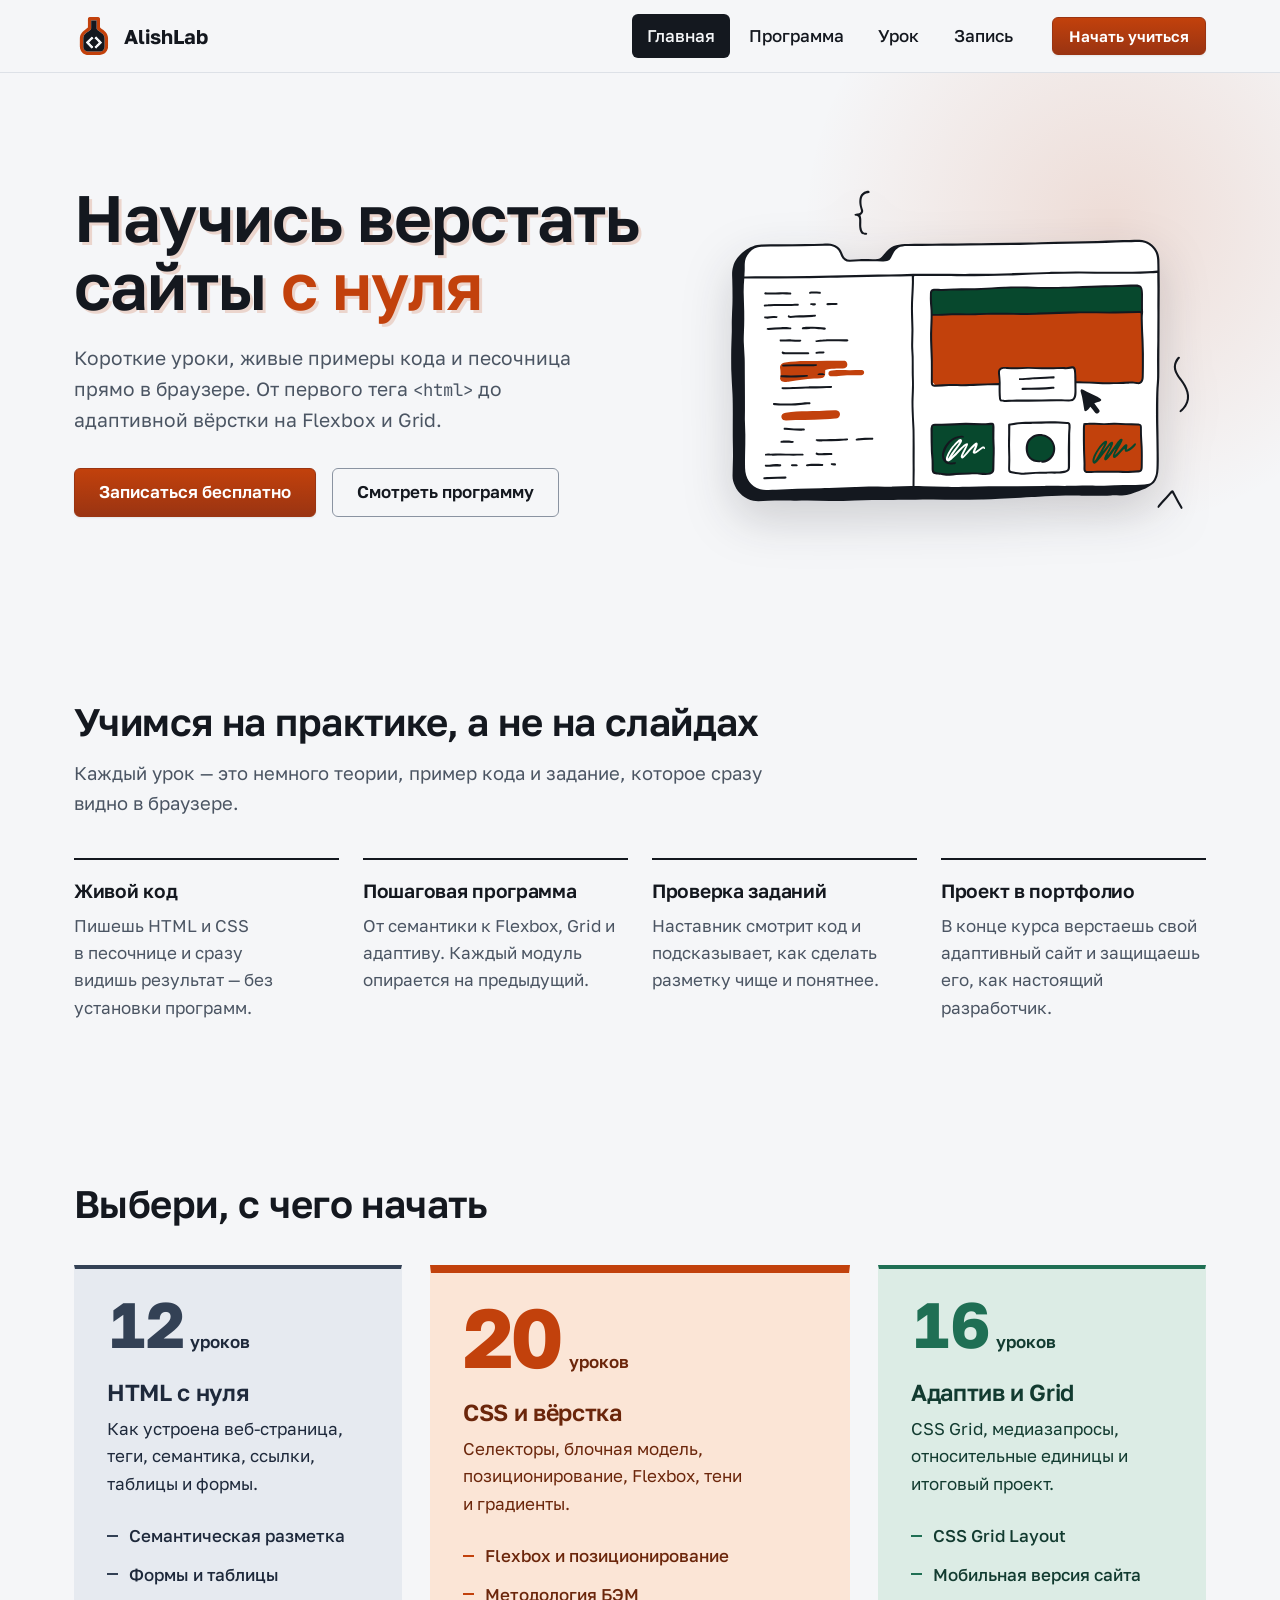
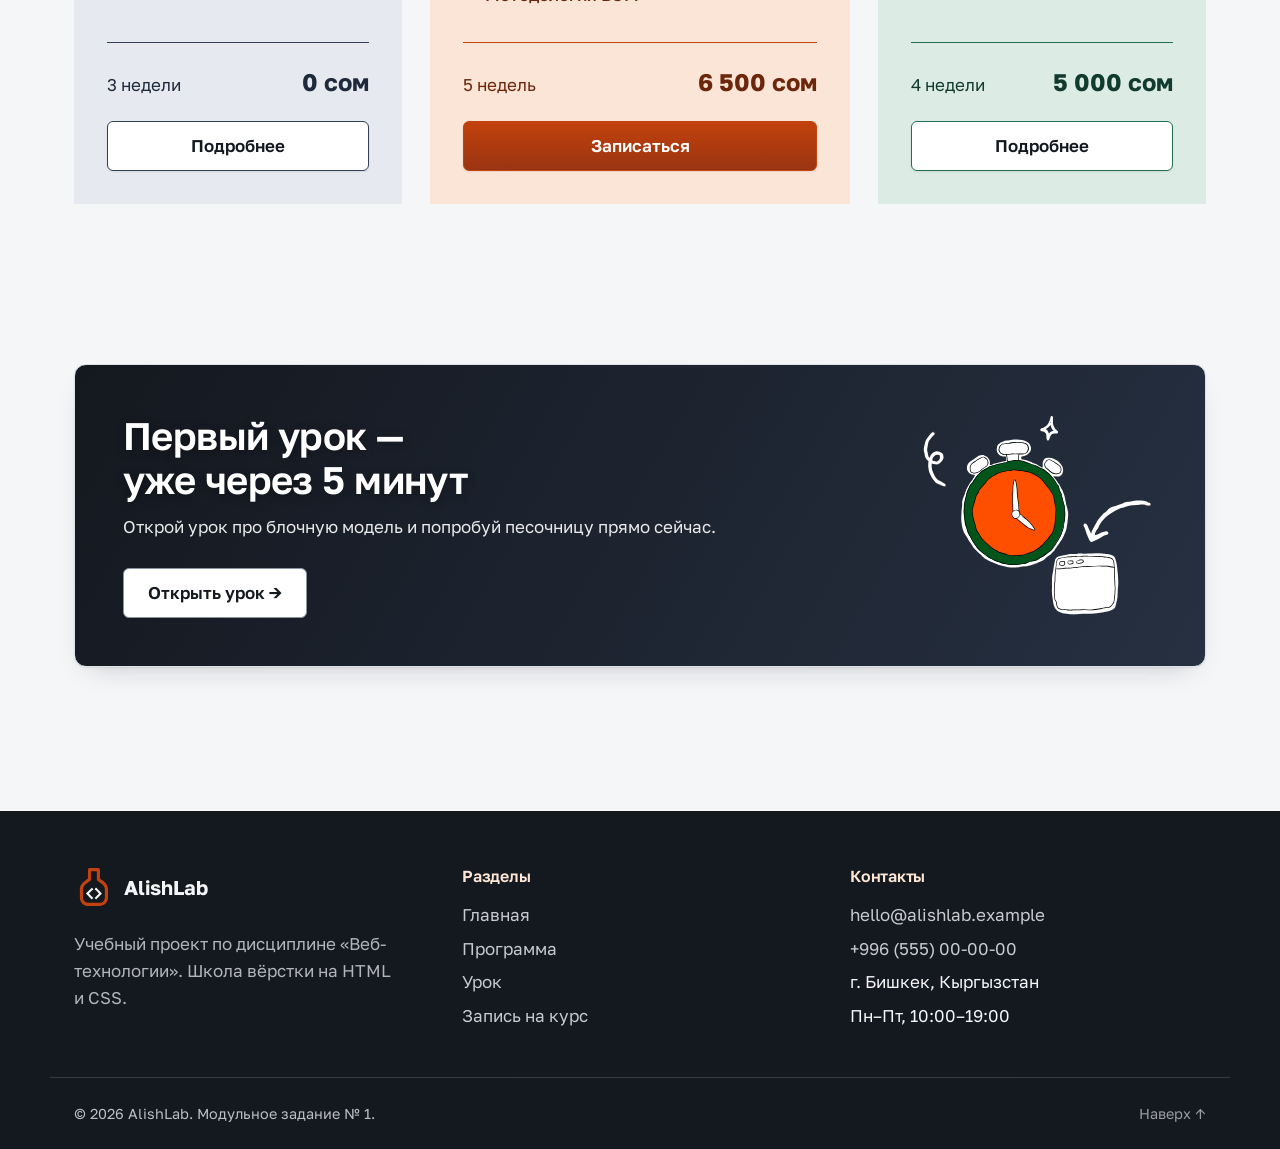
<file: index.html>
<!DOCTYPE html>
<html lang="ru">
<head>
  <meta charset="UTF-8">
  <meta name="viewport" content="width=device-width, initial-scale=1.0">
  <meta name="description" content="AlishLab — обучающее веб-приложение по дисциплине «Веб-технологии»: HTML, CSS, Flexbox, Grid и адаптивная вёрстка.">
  <title>AlishLab — школа вёрстки</title>
  <link rel="icon" href="img/logo.svg" type="image/svg+xml">
  <link rel="preconnect" href="https://fonts.googleapis.com">
  <link rel="preconnect" href="https://fonts.gstatic.com" crossorigin>
  <link href="https://fonts.googleapis.com/css2?family=Golos+Text:wght@400;500;600;700&family=JetBrains+Mono:wght@400;700&display=swap" rel="stylesheet">
  <link rel="stylesheet" href="css/style.css">
</head>
<body>

  <header class="header" id="top">
    <div class="header__inner container">
      <a class="logo" href="index.html">
        <img class="logo__img" src="img/logo.svg" alt="" width="40" height="40">
        <span class="logo__text">AlishLab</span>
      </a>

      <input class="nav-toggle" type="checkbox" id="nav-toggle">
      <label class="burger" for="nav-toggle">
        <span class="visually-hidden">Открыть меню</span>
        <span class="burger__line"></span>
        <span class="burger__line"></span>
        <span class="burger__line"></span>
      </label>

      <nav class="nav" aria-label="Главное меню">
        <ul class="nav__list">
          <li class="nav__item"><a class="nav__link nav__link--active" href="index.html" aria-current="page">Главная</a></li>
          <li class="nav__item"><a class="nav__link" href="curriculum.html">Программа</a></li>
          <li class="nav__item"><a class="nav__link" href="lesson.html">Урок</a></li>
          <li class="nav__item"><a class="nav__link" href="register.html">Запись</a></li>
        </ul>
      </nav>

      <a class="button button--primary button--small header__cta" href="register.html">Начать учиться</a>
    </div>
  </header>

  <main>
    <!-- Первый экран -->
    <section class="hero">
      <div class="hero__inner container">
        <div class="hero__content">
          <h1 class="hero__title">Научись верстать сайты <span class="hero__accent">с нуля</span></h1>
          <p class="hero__text">
            Короткие уроки, живые примеры кода и песочница прямо в браузере.
            От первого тега <code>&lt;html&gt;</code> до адаптивной вёрстки на Flexbox и Grid.
          </p>
          <div class="hero__actions">
            <a class="button button--primary" href="register.html">Записаться бесплатно</a>
            <a class="button button--ghost" href="curriculum.html">Смотреть программу</a>
          </div>
        </div>

        <div class="hero__visual">
          <img class="hero__image" src="img/hero.svg" alt="Рисунок: окно браузера с кодом слева и готовой страницей справа" width="520" height="420">
        </div>
      </div>
    </section>

    <!-- Преимущества: информационные блоки -->
    <section class="section features">
      <div class="container">
        <div class="section__head">
          <h2>Учимся на практике, а не на слайдах</h2>
          <p class="section__lead">Каждый урок — это немного теории, пример кода и задание, которое сразу видно в браузере.</p>
        </div>

        <div class="features__list">
          <article class="feature">
            <h3 class="feature__title">Живой код</h3>
            <p class="feature__text">Пишешь HTML и CSS в песочнице и сразу видишь результат — без установки программ.</p>
          </article>
          <article class="feature">
            <h3 class="feature__title">Пошаговая программа</h3>
            <p class="feature__text">От семантики к Flexbox, Grid и адаптиву. Каждый модуль опирается на предыдущий.</p>
          </article>
          <article class="feature">
            <h3 class="feature__title">Проверка заданий</h3>
            <p class="feature__text">Наставник смотрит код и подсказывает, как сделать разметку чище и понятнее.</p>
          </article>
          <article class="feature">
            <h3 class="feature__title">Проект в портфолио</h3>
            <p class="feature__text">В конце курса верстаешь свой адаптивный сайт и защищаешь его, как настоящий разработчик.</p>
          </article>
        </div>
      </div>
    </section>

    <!-- Курсы: три карточки в ряд на Flexbox -->
    <section class="section courses" id="courses">
      <div class="container">
        <div class="section__head">
          <h2>Выбери, с чего начать</h2>
        </div>

        <div class="courses__row">
          <article class="card card--html">
            <p class="card__count"><span class="card__number">12</span> уроков</p>
            <h3 class="card__title">HTML с нуля</h3>
            <p class="card__description">Как устроена веб-страница, теги, семантика, ссылки, таблицы и формы.</p>
            <ul class="card__list">
              <li>Семантическая разметка</li>
              <li>Формы и таблицы</li>
            </ul>
            <div class="card__meta">
              <span>3 недели</span>
              <span class="card__price">0 сом</span>
            </div>
            <a class="button card__button" href="curriculum.html">Подробнее</a>
          </article>

          <article class="card card--featured">
            <p class="card__count"><span class="card__number">20</span> уроков</p>
            <h3 class="card__title">CSS и вёрстка</h3>
            <p class="card__description">Селекторы, блочная модель, позиционирование, Flexbox, тени и градиенты.</p>
            <ul class="card__list">
              <li>Flexbox и позиционирование</li>
              <li>Методология БЭМ</li>
            </ul>
            <div class="card__meta">
              <span>5 недель</span>
              <span class="card__price">6 500 сом</span>
            </div>
            <a class="button button--primary card__button" href="register.html">Записаться</a>
          </article>

          <article class="card card--layout">
            <p class="card__count"><span class="card__number">16</span> уроков</p>
            <h3 class="card__title">Адаптив и Grid</h3>
            <p class="card__description">CSS Grid, медиазапросы, относительные единицы и итоговый проект.</p>
            <ul class="card__list">
              <li>CSS Grid Layout</li>
              <li>Мобильная версия сайта</li>
            </ul>
            <div class="card__meta">
              <span>4 недели</span>
              <span class="card__price">5 000 сом</span>
            </div>
            <a class="button card__button" href="curriculum.html">Подробнее</a>
          </article>
        </div>
      </div>
    </section>

    <!-- Призыв к действию -->
    <section class="section">
      <div class="container">
        <div class="cta">
          <div class="cta__content">
            <h2 class="cta__title">Первый урок — уже через 5 минут</h2>
            <p class="cta__text">Открой урок про блочную модель и попробуй песочницу прямо сейчас.</p>
            <a class="button cta__button" href="lesson.html">Открыть урок →</a>
          </div>
          <img class="cta__art" src="img/cta.svg" alt="" width="240" height="240">
        </div>
      </div>
    </section>
  </main>

  <footer class="footer">
    <div class="footer__inner container">
      <div class="footer__col">
        <a class="logo footer__logo" href="index.html">
          <img class="logo__img" src="img/logo.svg" alt="" width="40" height="40">
          <span class="logo__text">AlishLab</span>
        </a>
        <p class="footer__about">Учебный проект по дисциплине «Веб-технологии». Школа вёрстки на HTML и CSS.</p>
      </div>
      <div class="footer__col">
        <h3 class="footer__title">Разделы</h3>
        <ul class="footer__list">
          <li><a class="footer__link" href="index.html">Главная</a></li>
          <li><a class="footer__link" href="curriculum.html">Программа</a></li>
          <li><a class="footer__link" href="lesson.html">Урок</a></li>
          <li><a class="footer__link" href="register.html">Запись на курс</a></li>
        </ul>
      </div>
      <div class="footer__col">
        <h3 class="footer__title">Контакты</h3>
        <ul class="footer__list">
          <li><a class="footer__link" href="mailto:hello@alishlab.example">hello@alishlab.example</a></li>
          <li><a class="footer__link" href="tel:+996555000000">+996&nbsp;(555)&nbsp;00&#8209;00&#8209;00</a></li>
          <li>г. Бишкек, Кыргызстан</li>
          <li>Пн–Пт, 10:00–19:00</li>
        </ul>
      </div>
    </div>
    <div class="footer__bottom container">
      <span>© 2026 AlishLab. Модульное задание № 1.</span>
      <a class="footer__link" href="#top">Наверх ↑</a>
    </div>
  </footer>

</body>
</html>
</file>
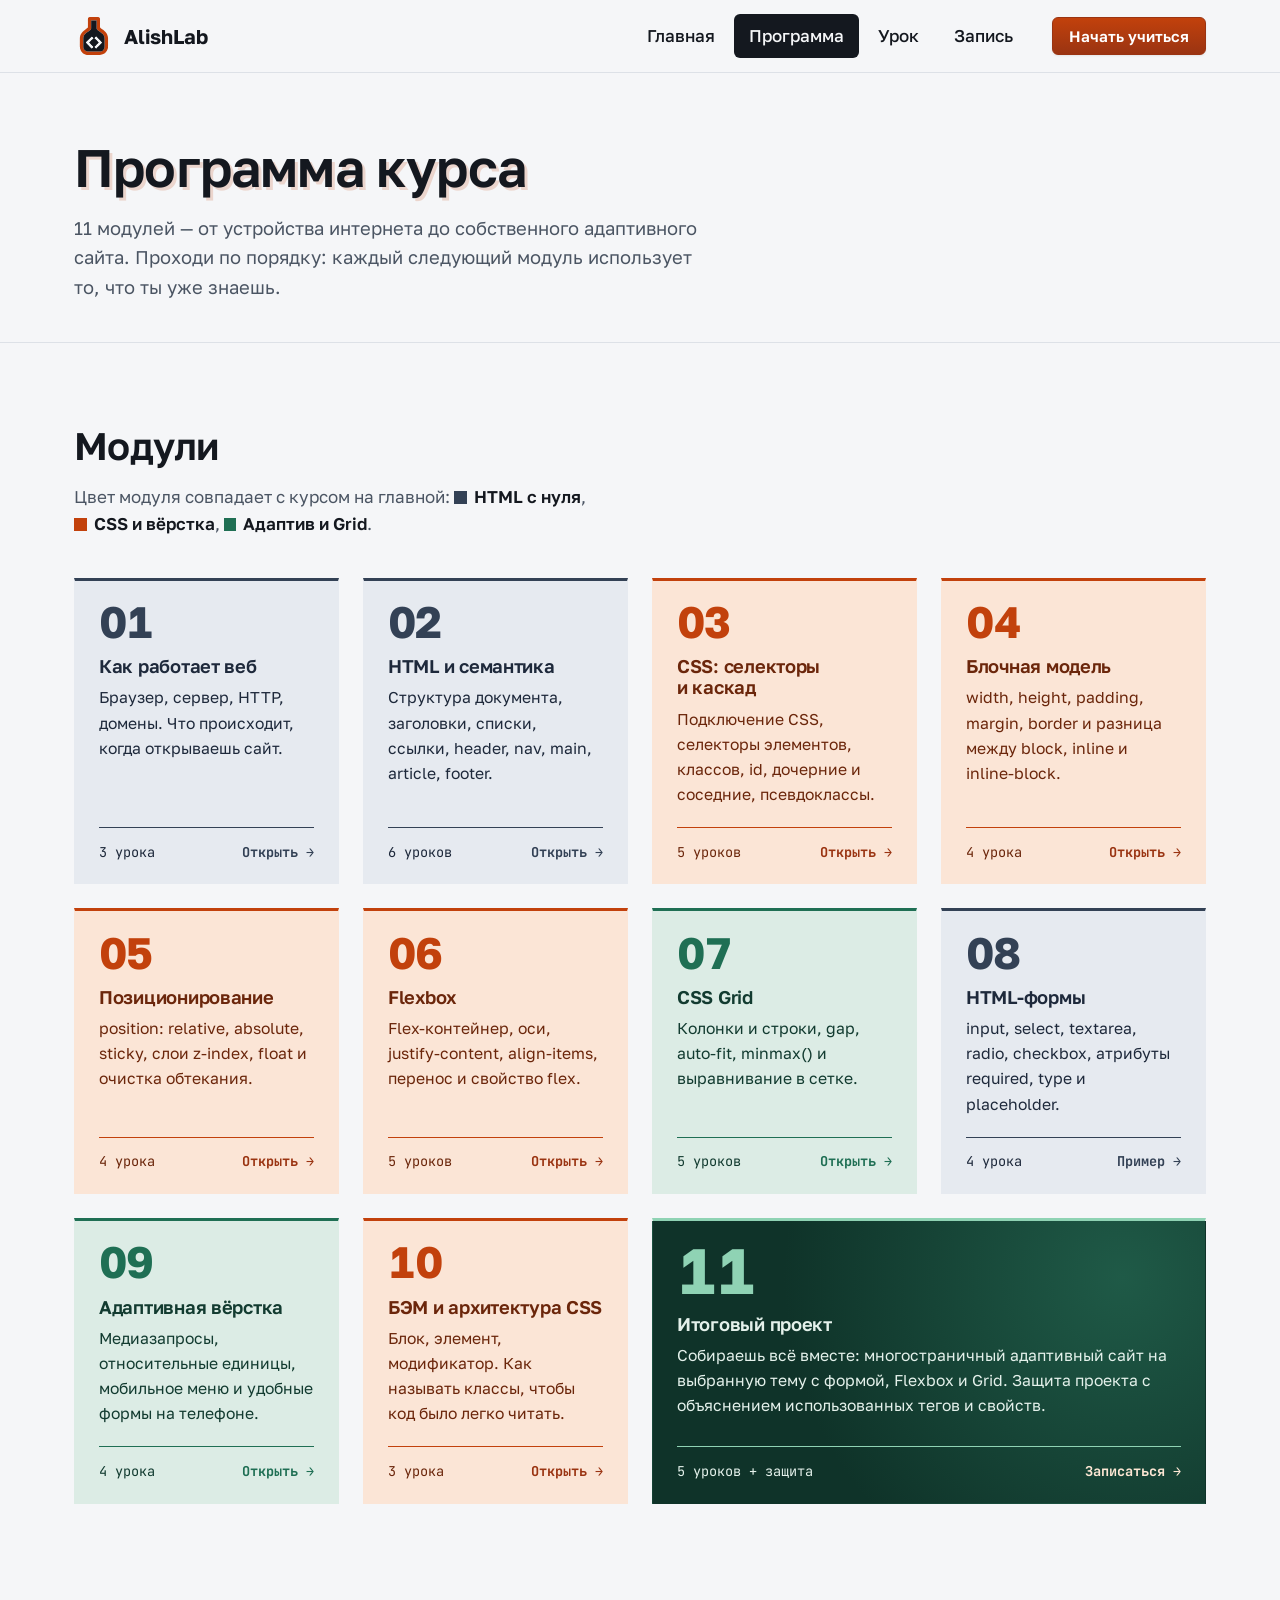
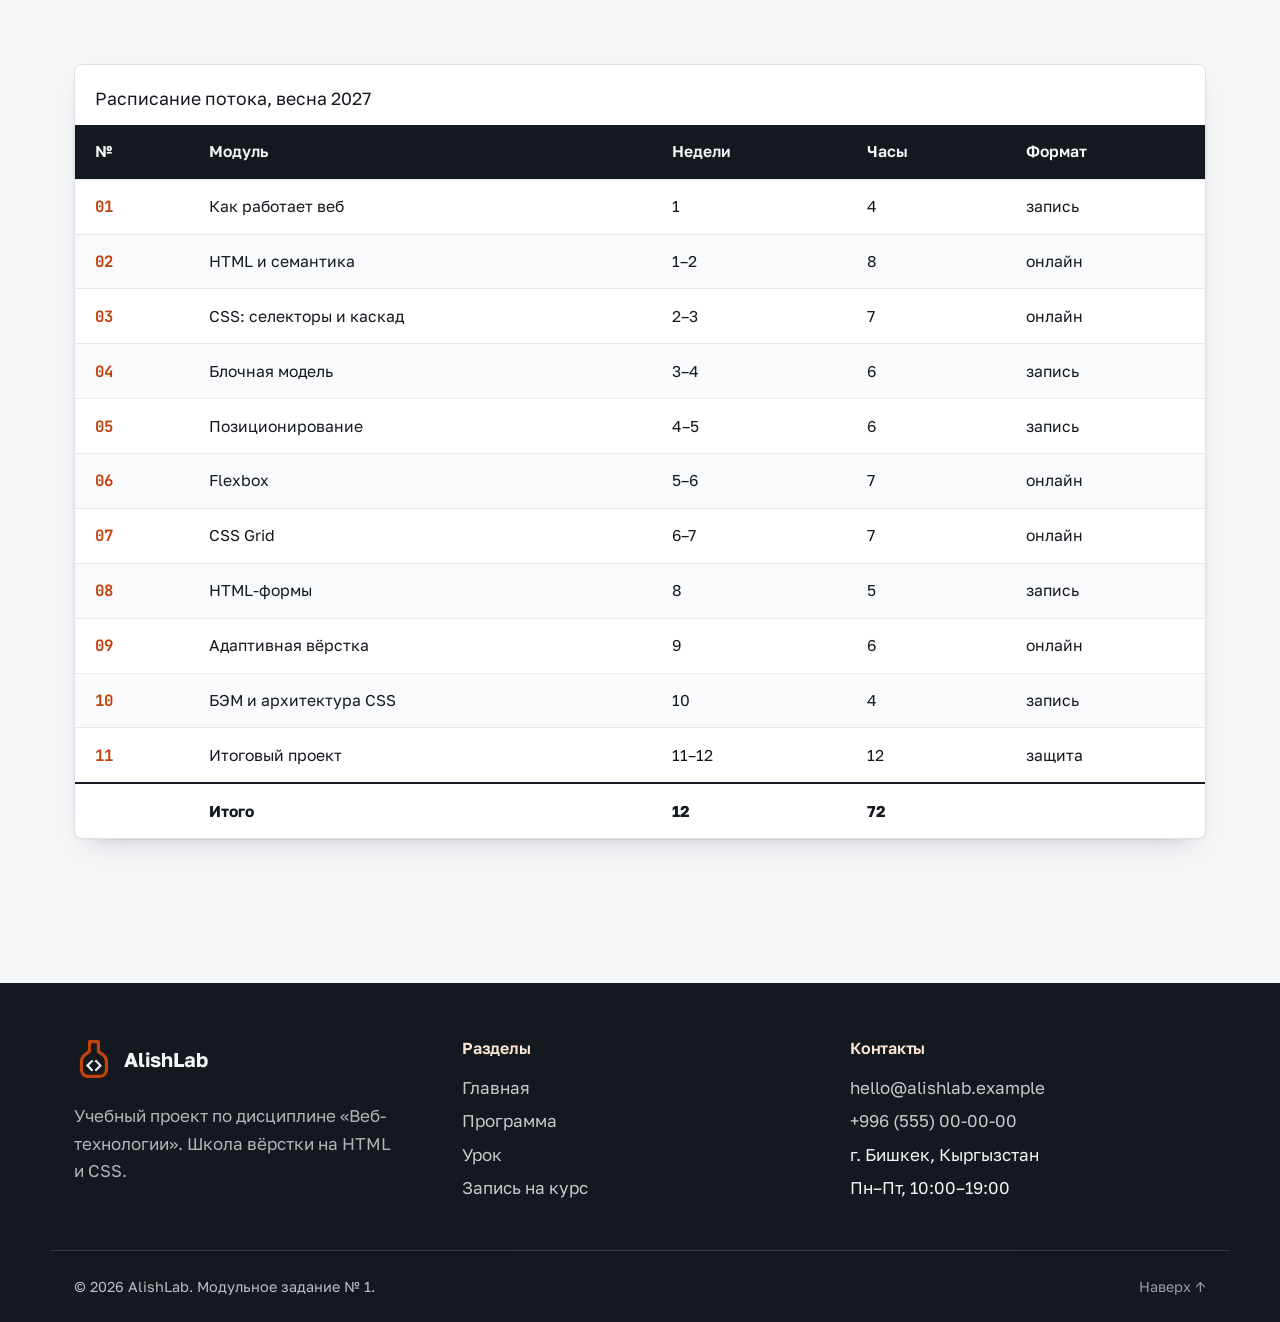
<file: curriculum.html>
<!DOCTYPE html>
<html lang="ru">
<head>
  <meta charset="UTF-8">
  <meta name="viewport" content="width=device-width, initial-scale=1.0">
  <meta name="description" content="Программа курса AlishLab: 11 модулей по HTML и CSS и расписание занятий.">
  <title>Программа курса — AlishLab</title>
  <link rel="icon" href="img/logo.svg" type="image/svg+xml">
  <link rel="preconnect" href="https://fonts.googleapis.com">
  <link rel="preconnect" href="https://fonts.gstatic.com" crossorigin>
  <link href="https://fonts.googleapis.com/css2?family=Golos+Text:wght@400;500;600;700&family=JetBrains+Mono:wght@400;700&display=swap" rel="stylesheet">
  <link rel="stylesheet" href="css/style.css">
</head>
<body>

  <header class="header" id="top">
    <div class="header__inner container">
      <a class="logo" href="index.html">
        <img class="logo__img" src="img/logo.svg" alt="" width="40" height="40">
        <span class="logo__text">AlishLab</span>
      </a>

      <input class="nav-toggle" type="checkbox" id="nav-toggle">
      <label class="burger" for="nav-toggle">
        <span class="visually-hidden">Открыть меню</span>
        <span class="burger__line"></span>
        <span class="burger__line"></span>
        <span class="burger__line"></span>
      </label>

      <nav class="nav" aria-label="Главное меню">
        <ul class="nav__list">
          <li class="nav__item"><a class="nav__link" href="index.html">Главная</a></li>
          <li class="nav__item"><a class="nav__link nav__link--active" href="curriculum.html" aria-current="page">Программа</a></li>
          <li class="nav__item"><a class="nav__link" href="lesson.html">Урок</a></li>
          <li class="nav__item"><a class="nav__link" href="register.html">Запись</a></li>
        </ul>
      </nav>

      <a class="button button--primary button--small header__cta" href="register.html">Начать учиться</a>
    </div>
  </header>

  <main>
    <section class="page-head">
      <div class="container">
        <h1 class="page-head__title">Программа курса</h1>
        <p class="page-head__text">
          11 модулей — от устройства интернета до собственного адаптивного сайта.
          Проходи по порядку: каждый следующий модуль использует то, что ты уже знаешь.
        </p>

      </div>
    </section>

    <!-- Сетка модулей на CSS Grid -->
    <section class="section">
      <div class="container">
        <div class="section__head">
          <h2>Модули</h2>
          <p class="legend">Цвет модуля совпадает с курсом на главной:
            <span class="legend__item legend__item--html">HTML с нуля</span>,
            <span class="legend__item legend__item--css">CSS и вёрстка</span>,
            <span class="legend__item legend__item--layout">Адаптив и Grid</span>.
          </p>
        </div>

        <div class="modules">
          <article class="module module--html">
            <span class="module__num">01</span>
            <h3 class="module__title">Как работает веб</h3>
            <p class="module__text">Браузер, сервер, HTTP, домены. Что происходит, когда открываешь сайт.</p>
            <div class="module__footer"><span>3 урока</span><a class="module__link" href="lesson.html">Открыть →</a></div>
          </article>

          <article class="module module--html">
            <span class="module__num">02</span>
            <h3 class="module__title">HTML и семантика</h3>
            <p class="module__text">Структура документа, заголовки, списки, ссылки, header, nav, main, article, footer.</p>
            <div class="module__footer"><span>6 уроков</span><a class="module__link" href="lesson.html">Открыть →</a></div>
          </article>

          <article class="module module--css">
            <span class="module__num">03</span>
            <h3 class="module__title">CSS: селекторы и каскад</h3>
            <p class="module__text">Подключение CSS, селекторы элементов, классов, id, дочерние и соседние, псевдоклассы.</p>
            <div class="module__footer"><span>5 уроков</span><a class="module__link" href="lesson.html">Открыть →</a></div>
          </article>

          <article class="module module--css">
            <span class="module__num">04</span>
            <h3 class="module__title">Блочная модель</h3>
            <p class="module__text">width, height, padding, margin, border и разница между block, inline и inline-block.</p>
            <div class="module__footer"><span>4 урока</span><a class="module__link" href="lesson.html">Открыть →</a></div>
          </article>

          <article class="module module--css">
            <span class="module__num">05</span>
            <h3 class="module__title">Позиционирование</h3>
            <p class="module__text">position: relative, absolute, sticky, слои z-index, float и очистка обтекания.</p>
            <div class="module__footer"><span>4 урока</span><a class="module__link" href="lesson.html">Открыть →</a></div>
          </article>

          <article class="module module--css">
            <span class="module__num">06</span>
            <h3 class="module__title">Flexbox</h3>
            <p class="module__text">Flex-контейнер, оси, justify-content, align-items, перенос и свойство flex.</p>
            <div class="module__footer"><span>5 уроков</span><a class="module__link" href="lesson.html">Открыть →</a></div>
          </article>

          <article class="module module--layout">
            <span class="module__num">07</span>
            <h3 class="module__title">CSS Grid</h3>
            <p class="module__text">Колонки и строки, gap, auto-fit, minmax() и выравнивание в сетке.</p>
            <div class="module__footer"><span>5 уроков</span><a class="module__link" href="lesson.html">Открыть →</a></div>
          </article>

          <article class="module module--html">
            <span class="module__num">08</span>
            <h3 class="module__title">HTML-формы</h3>
            <p class="module__text">input, select, textarea, radio, checkbox, атрибуты required, type и placeholder.</p>
            <div class="module__footer"><span>4 урока</span><a class="module__link" href="register.html">Пример →</a></div>
          </article>

          <article class="module module--layout">
            <span class="module__num">09</span>
            <h3 class="module__title">Адаптивная вёрстка</h3>
            <p class="module__text">Медиазапросы, относительные единицы, мобильное меню и удобные формы на телефоне.</p>
            <div class="module__footer"><span>4 урока</span><a class="module__link" href="lesson.html">Открыть →</a></div>
          </article>

          <article class="module module--css">
            <span class="module__num">10</span>
            <h3 class="module__title">БЭМ и архитектура CSS</h3>
            <p class="module__text">Блок, элемент, модификатор. Как называть классы, чтобы код было легко читать.</p>
            <div class="module__footer"><span>3 урока</span><a class="module__link" href="lesson.html">Открыть →</a></div>
          </article>

          <article class="module module--layout module--wide">
            <span class="module__num">11</span>
            <h3 class="module__title">Итоговый проект</h3>
            <p class="module__text">Собираешь всё вместе: многостраничный адаптивный сайт на выбранную тему с формой, Flexbox и Grid. Защита проекта с объяснением использованных тегов и свойств.</p>
            <div class="module__footer"><span>5 уроков + защита</span><a class="module__link" href="register.html">Записаться →</a></div>
          </article>
        </div>
      </div>
    </section>

    <!-- Таблица расписания -->
    <section class="section" id="schedule">
      <div class="container">
        <h2 class="visually-hidden">Расписание</h2>
        <div class="table-wrap">
          <table class="schedule">
            <caption class="schedule__caption">Расписание потока, весна 2027</caption>
            <thead>
              <tr>
                <th scope="col">№</th>
                <th scope="col">Модуль</th>
                <th scope="col">Недели</th>
                <th scope="col">Часы</th>
                <th scope="col">Формат</th>
              </tr>
            </thead>
            <tbody>
              <tr><td>01</td><td>Как работает веб</td><td>1</td><td>4</td><td>запись</td></tr>
              <tr><td>02</td><td>HTML и семантика</td><td>1–2</td><td>8</td><td>онлайн</td></tr>
              <tr><td>03</td><td>CSS: селекторы и каскад</td><td>2–3</td><td>7</td><td>онлайн</td></tr>
              <tr><td>04</td><td>Блочная модель</td><td>3–4</td><td>6</td><td>запись</td></tr>
              <tr><td>05</td><td>Позиционирование</td><td>4–5</td><td>6</td><td>запись</td></tr>
              <tr><td>06</td><td>Flexbox</td><td>5–6</td><td>7</td><td>онлайн</td></tr>
              <tr><td>07</td><td>CSS Grid</td><td>6–7</td><td>7</td><td>онлайн</td></tr>
              <tr><td>08</td><td>HTML-формы</td><td>8</td><td>5</td><td>запись</td></tr>
              <tr><td>09</td><td>Адаптивная вёрстка</td><td>9</td><td>6</td><td>онлайн</td></tr>
              <tr><td>10</td><td>БЭМ и архитектура CSS</td><td>10</td><td>4</td><td>запись</td></tr>
              <tr><td>11</td><td>Итоговый проект</td><td>11–12</td><td>12</td><td>защита</td></tr>
            </tbody>
            <tfoot>
              <tr><td></td><td>Итого</td><td>12</td><td>72</td><td></td></tr>
            </tfoot>
          </table>
        </div>
      </div>
    </section>
  </main>

  <footer class="footer">
    <div class="footer__inner container">
      <div class="footer__col">
        <a class="logo footer__logo" href="index.html">
          <img class="logo__img" src="img/logo.svg" alt="" width="40" height="40">
          <span class="logo__text">AlishLab</span>
        </a>
        <p class="footer__about">Учебный проект по дисциплине «Веб-технологии». Школа вёрстки на HTML и CSS.</p>
      </div>
      <div class="footer__col">
        <h3 class="footer__title">Разделы</h3>
        <ul class="footer__list">
          <li><a class="footer__link" href="index.html">Главная</a></li>
          <li><a class="footer__link" href="curriculum.html">Программа</a></li>
          <li><a class="footer__link" href="lesson.html">Урок</a></li>
          <li><a class="footer__link" href="register.html">Запись на курс</a></li>
        </ul>
      </div>
      <div class="footer__col">
        <h3 class="footer__title">Контакты</h3>
        <ul class="footer__list">
          <li><a class="footer__link" href="mailto:hello@alishlab.example">hello@alishlab.example</a></li>
          <li><a class="footer__link" href="tel:+996555000000">+996&nbsp;(555)&nbsp;00&#8209;00&#8209;00</a></li>
          <li>г. Бишкек, Кыргызстан</li>
          <li>Пн–Пт, 10:00–19:00</li>
        </ul>
      </div>
    </div>
    <div class="footer__bottom container">
      <span>© 2026 AlishLab. Модульное задание № 1.</span>
      <a class="footer__link" href="#top">Наверх ↑</a>
    </div>
  </footer>

</body>
</html>
</file>
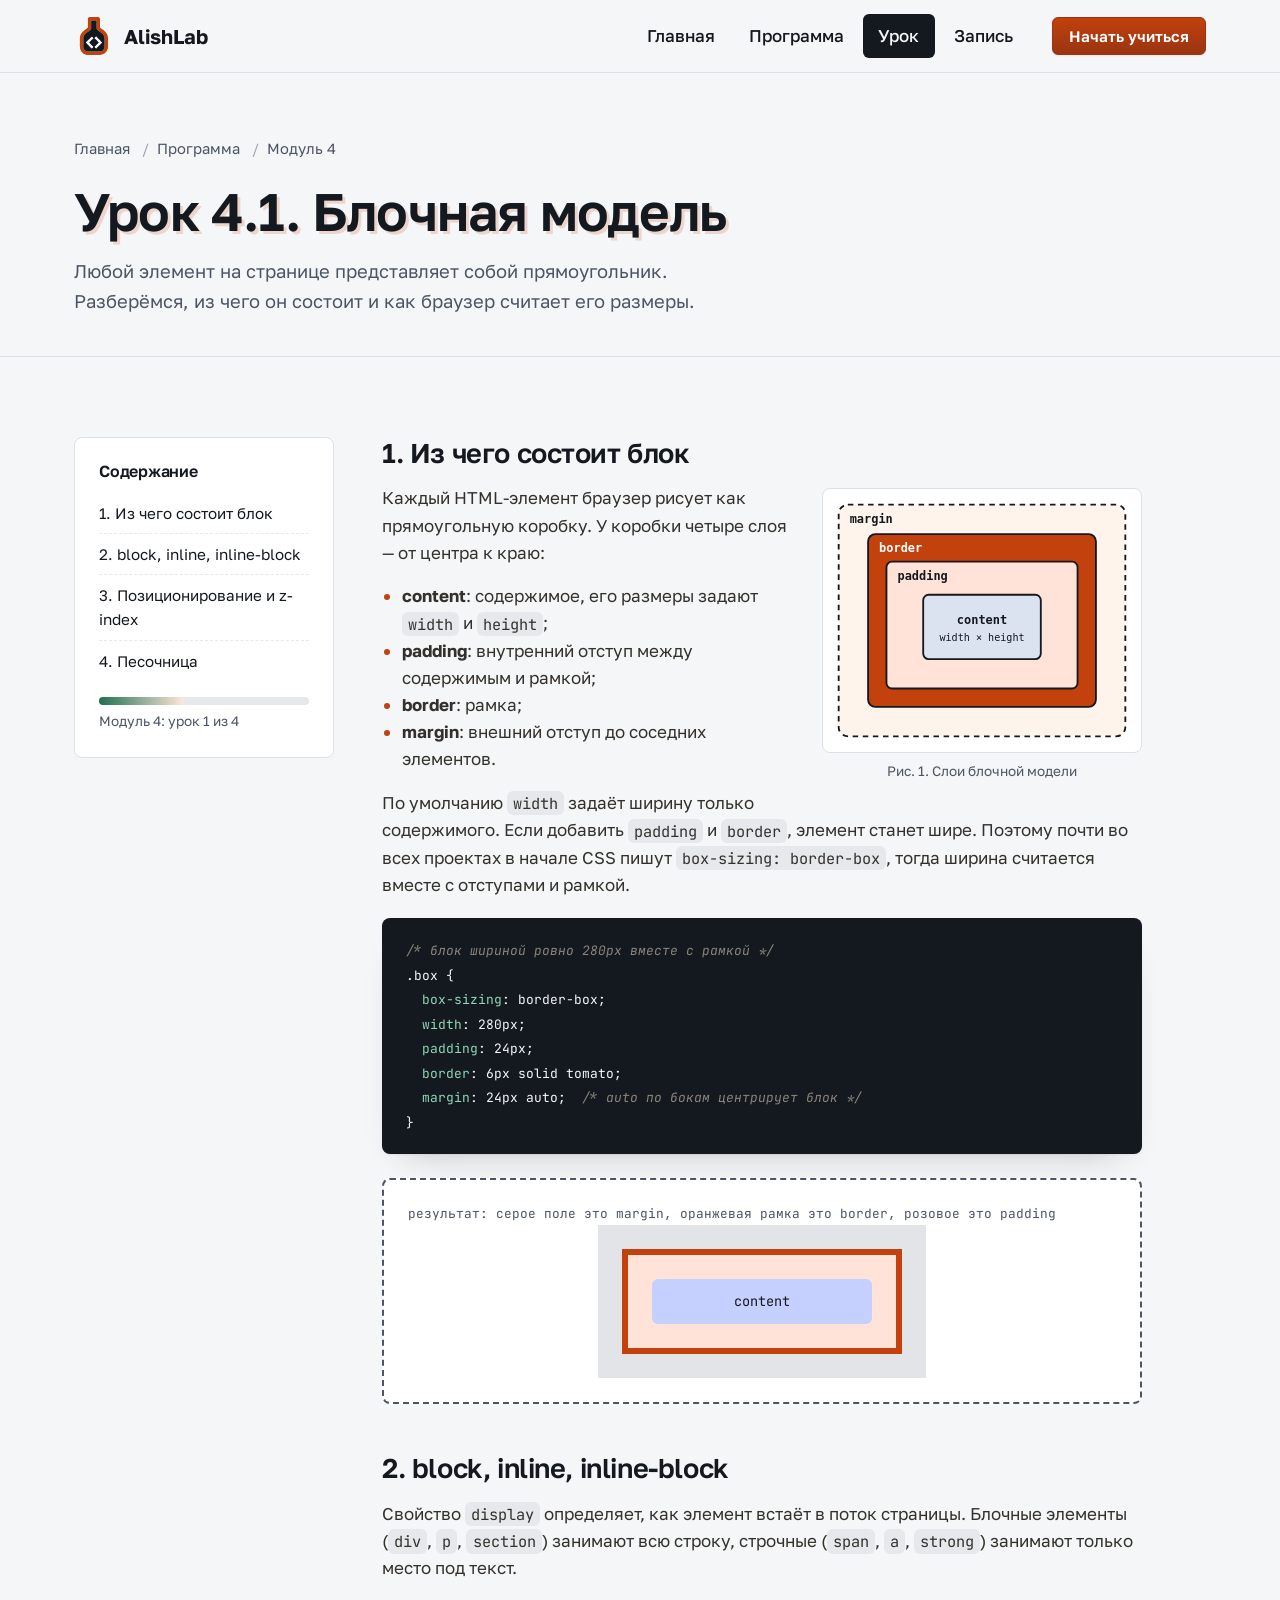
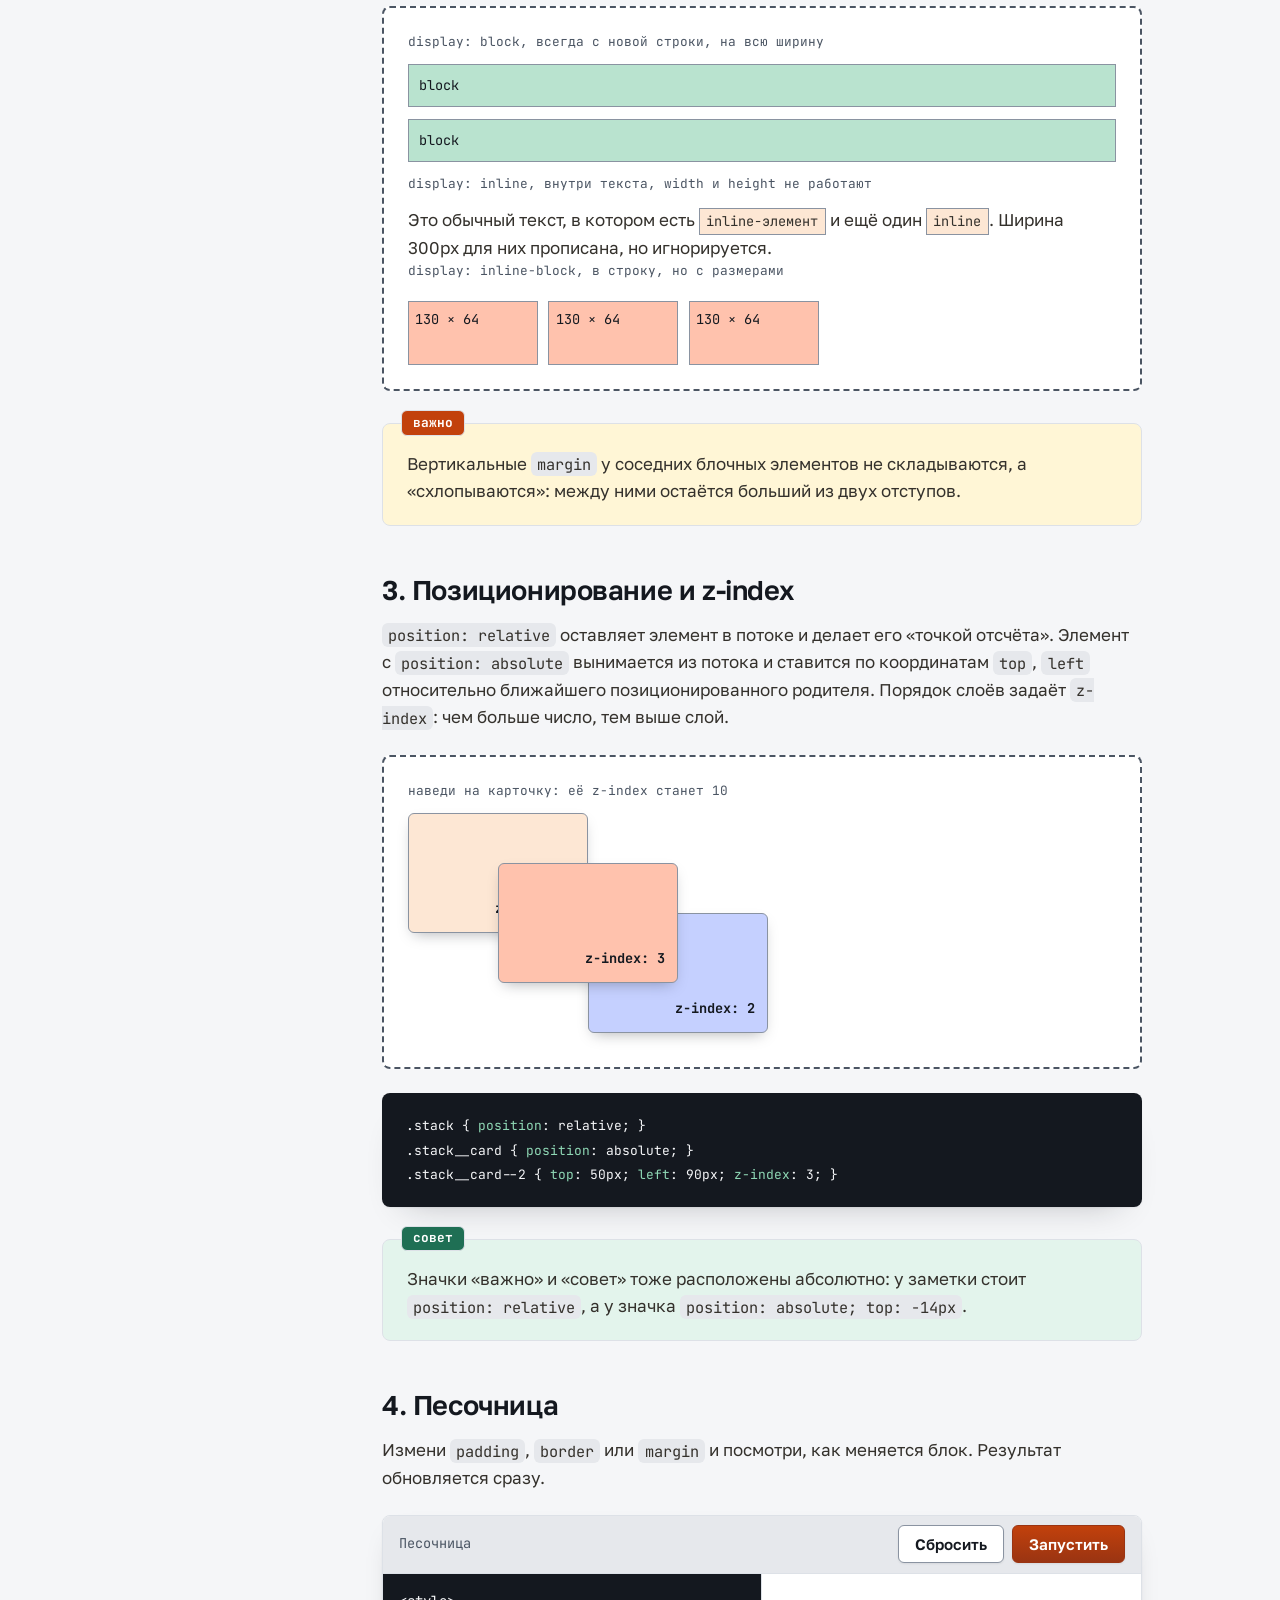
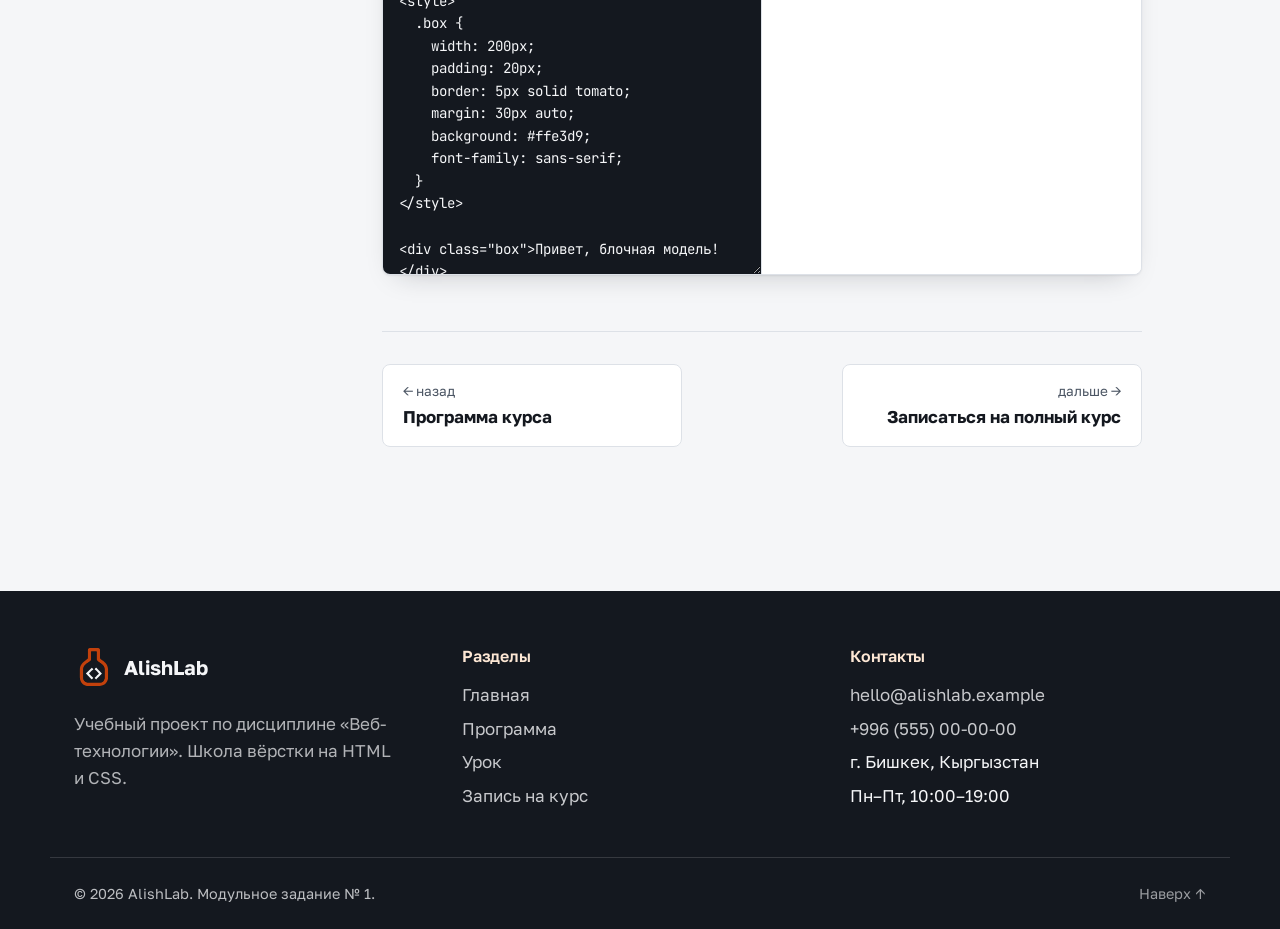
<file: lesson.html>
<!DOCTYPE html>
<html lang="ru">
<head>
  <meta charset="UTF-8">
  <meta name="viewport" content="width=device-width, initial-scale=1.0">
  <meta name="description" content="Урок 4.1: блочная модель CSS — width, height, padding, margin, border и свойство display.">
  <title>Урок 4.1. Блочная модель — AlishLab</title>
  <link rel="icon" href="img/logo.svg" type="image/svg+xml">
  <link rel="preconnect" href="https://fonts.googleapis.com">
  <link rel="preconnect" href="https://fonts.gstatic.com" crossorigin>
  <link href="https://fonts.googleapis.com/css2?family=Golos+Text:wght@400;500;600;700&family=JetBrains+Mono:wght@400;700&display=swap" rel="stylesheet">
  <link rel="stylesheet" href="css/style.css">
</head>
<body>

  <header class="header" id="top">
    <div class="header__inner container">
      <a class="logo" href="index.html">
        <img class="logo__img" src="img/logo.svg" alt="" width="40" height="40">
        <span class="logo__text">AlishLab</span>
      </a>

      <input class="nav-toggle" type="checkbox" id="nav-toggle">
      <label class="burger" for="nav-toggle">
        <span class="visually-hidden">Открыть меню</span>
        <span class="burger__line"></span>
        <span class="burger__line"></span>
        <span class="burger__line"></span>
      </label>

      <nav class="nav" aria-label="Главное меню">
        <ul class="nav__list">
          <li class="nav__item"><a class="nav__link" href="index.html">Главная</a></li>
          <li class="nav__item"><a class="nav__link" href="curriculum.html">Программа</a></li>
          <li class="nav__item"><a class="nav__link nav__link--active" href="lesson.html" aria-current="page">Урок</a></li>
          <li class="nav__item"><a class="nav__link" href="register.html">Запись</a></li>
        </ul>
      </nav>

      <a class="button button--primary button--small header__cta" href="register.html">Начать учиться</a>
    </div>
  </header>

  <main>
    <section class="page-head">
      <div class="container">
        <ol class="breadcrumbs">
          <li class="breadcrumbs__item"><a class="breadcrumbs__link" href="index.html">Главная</a></li>
          <li class="breadcrumbs__item"><a class="breadcrumbs__link" href="curriculum.html">Программа</a></li>
          <li class="breadcrumbs__item">Модуль 4</li>
        </ol>
        <h1 class="page-head__title">Урок 4.1. Блочная модель</h1>
        <p class="page-head__text">Любой элемент на странице представляет собой прямоугольник. Разберёмся, из чего он состоит и как браузер считает его размеры.</p>
      </div>
    </section>

    <div class="section">
      <div class="lesson container">

        <aside class="toc" aria-label="Содержание урока">
          <h2 class="toc__title">Содержание</h2>
          <ul class="toc__list">
            <li class="toc__item"><a class="toc__link" href="#box">1. Из чего состоит блок</a></li>
            <li class="toc__item"><a class="toc__link" href="#display">2. block, inline, inline-block</a></li>
            <li class="toc__item"><a class="toc__link" href="#position">3. Позиционирование и z-index</a></li>
            <li class="toc__item"><a class="toc__link" href="#sandbox">4. Песочница</a></li>
          </ul>
          <div class="toc__progress"><div class="toc__bar"></div></div>
          <p class="toc__caption">Модуль 4: урок 1 из 4</p>
        </aside>

        <article class="prose">
          <h2 id="box">1. Из чего состоит блок</h2>
          <div class="float-box">
            <figure class="figure figure--float">
              <img class="figure__img" src="img/box-model.svg" alt="Схема блочной модели: content внутри padding, padding внутри border, снаружи margin" width="320" height="260">
              <figcaption class="figure__caption">Рис. 1. Слои блочной модели</figcaption>
            </figure>
            <p>
              Каждый HTML-элемент браузер рисует как прямоугольную коробку. У коробки четыре слоя —
              от центра к краю:
            </p>
            <ul class="prose__list">
              <li><strong>content</strong>: содержимое, его размеры задают <code>width</code> и <code>height</code>;</li>
              <li><strong>padding</strong>: внутренний отступ между содержимым и рамкой;</li>
              <li><strong>border</strong>: рамка;</li>
              <li><strong>margin</strong>: внешний отступ до соседних элементов.</li>
            </ul>
            <p>
              По умолчанию <code>width</code> задаёт ширину только содержимого. Если добавить
              <code>padding</code> и <code>border</code>, элемент станет шире. Поэтому почти во всех
              проектах в начале CSS пишут <code>box-sizing: border-box</code>, тогда ширина считается
              вместе с отступами и рамкой.
            </p>
          </div>

          <pre class="code"><code><span class="code__comment">/* блок шириной ровно 280px вместе с рамкой */</span>
.box {
  <span class="code__prop">box-sizing</span>: border-box;
  <span class="code__prop">width</span>: 280px;
  <span class="code__prop">padding</span>: 24px;
  <span class="code__prop">border</span>: 6px solid tomato;
  <span class="code__prop">margin</span>: 24px auto;  <span class="code__comment">/* auto по бокам центрирует блок */</span>
}</code></pre>

          <div class="demo">
            <span class="demo__label">результат: серое поле это margin, оранжевая рамка это border, розовое это padding</span>
            <div class="box-demo">
              <div class="box-demo__content">content</div>
            </div>
          </div>

          <h2 class="clear" id="display">2. block, inline, inline-block</h2>
          <p>
            Свойство <code>display</code> определяет, как элемент встаёт в поток страницы.
            Блочные элементы (<code>div</code>, <code>p</code>, <code>section</code>) занимают всю строку,
            строчные (<code>span</code>, <code>a</code>, <code>strong</code>) занимают только место под текст.
          </p>

          <div class="demo">
            <span class="demo__label">display: block, всегда с новой строки, на всю ширину</span>
            <div class="display-demo__block">block</div>
            <div class="display-demo__block">block</div>

            <span class="demo__label">display: inline, внутри текста, width и height не работают</span>
            <p>
              Это обычный текст, в котором есть <span class="display-demo__inline">inline-элемент</span>
              и ещё один <span class="display-demo__inline">inline</span>. Ширина 300px для них
              прописана, но игнорируется.
            </p>

            <span class="demo__label">display: inline-block, в строку, но с размерами</span>
            <span class="display-demo__inline-block">130 × 64</span>
            <span class="display-demo__inline-block">130 × 64</span>
            <span class="display-demo__inline-block">130 × 64</span>
          </div>

          <div class="note" role="note">
            <span class="note__badge">важно</span>
            <p>
              Вертикальные <code>margin</code> у соседних блочных элементов не складываются, а
              «схлопываются»: между ними остаётся больший из двух отступов.
            </p>
          </div>

          <h2 id="position">3. Позиционирование и z-index</h2>
          <p>
            <code>position: relative</code> оставляет элемент в потоке и делает его «точкой отсчёта».
            Элемент с <code>position: absolute</code> вынимается из потока и ставится по
            координатам <code>top</code>, <code>left</code> относительно ближайшего
            позиционированного родителя. Порядок слоёв задаёт <code>z-index</code>:
            чем больше число, тем выше слой.
          </p>

          <div class="demo">
            <span class="demo__label">наведи на карточку: её z-index станет 10</span>
            <div class="stack">
              <div class="stack__card stack__card--1">z-index: 1</div>
              <div class="stack__card stack__card--2">z-index: 3</div>
              <div class="stack__card stack__card--3">z-index: 2</div>
            </div>
          </div>

          <pre class="code"><code>.stack { <span class="code__prop">position</span>: relative; }
.stack__card { <span class="code__prop">position</span>: absolute; }
.stack__card--2 { <span class="code__prop">top</span>: 50px; <span class="code__prop">left</span>: 90px; <span class="code__prop">z-index</span>: 3; }</code></pre>

          <div class="note note--tip" role="note">
            <span class="note__badge">совет</span>
            <p>
              Значки «важно» и «совет» тоже расположены абсолютно: у заметки стоит
              <code>position: relative</code>, а у значка <code>position: absolute; top: -14px</code>.
            </p>
          </div>

          <h2 id="sandbox">4. Песочница</h2>
          <p>Измени <code>padding</code>, <code>border</code> или <code>margin</code> и посмотри, как меняется блок. Результат обновляется сразу.</p>

          <div class="sandbox">
            <div class="sandbox__bar">
              <span class="sandbox__title">Песочница</span>
              <div class="sandbox__actions">
                <button class="button button--small" type="button" id="sandbox-reset">Сбросить</button>
                <button class="button button--primary button--small" type="button" id="sandbox-run">Запустить</button>
              </div>
            </div>
            <div class="sandbox__body">
              <label class="visually-hidden" for="sandbox-code">Редактор кода</label>
              <textarea class="sandbox__editor" id="sandbox-code" spellcheck="false">&lt;style&gt;
  .box {
    width: 200px;
    padding: 20px;
    border: 5px solid tomato;
    margin: 30px auto;
    background: #ffe3d9;
    font-family: sans-serif;
  }
&lt;/style&gt;

&lt;div class="box"&gt;Привет, блочная модель!&lt;/div&gt;</textarea>
              <iframe class="sandbox__preview" id="sandbox-frame" title="Результат кода" sandbox=""></iframe>
            </div>
          </div>

          <nav class="pager" aria-label="Навигация по урокам">
            <a class="pager__link" href="curriculum.html">
              <span class="pager__hint">← назад</span>
              <span class="pager__title">Программа курса</span>
            </a>
            <a class="pager__link pager__link--next" href="register.html">
              <span class="pager__hint">дальше →</span>
              <span class="pager__title">Записаться на полный курс</span>
            </a>
          </nav>
        </article>
      </div>
    </div>
  </main>

  <footer class="footer">
    <div class="footer__inner container">
      <div class="footer__col">
        <a class="logo footer__logo" href="index.html">
          <img class="logo__img" src="img/logo.svg" alt="" width="40" height="40">
          <span class="logo__text">AlishLab</span>
        </a>
        <p class="footer__about">Учебный проект по дисциплине «Веб-технологии». Школа вёрстки на HTML и CSS.</p>
      </div>
      <div class="footer__col">
        <h3 class="footer__title">Разделы</h3>
        <ul class="footer__list">
          <li><a class="footer__link" href="index.html">Главная</a></li>
          <li><a class="footer__link" href="curriculum.html">Программа</a></li>
          <li><a class="footer__link" href="lesson.html">Урок</a></li>
          <li><a class="footer__link" href="register.html">Запись на курс</a></li>
        </ul>
      </div>
      <div class="footer__col">
        <h3 class="footer__title">Контакты</h3>
        <ul class="footer__list">
          <li><a class="footer__link" href="mailto:hello@alishlab.example">hello@alishlab.example</a></li>
          <li><a class="footer__link" href="tel:+996555000000">+996&nbsp;(555)&nbsp;00&#8209;00&#8209;00</a></li>
          <li>г. Бишкек, Кыргызстан</li>
          <li>Пн–Пт, 10:00–19:00</li>
        </ul>
      </div>
    </div>
    <div class="footer__bottom container">
      <span>© 2026 AlishLab. Модульное задание № 1.</span>
      <a class="footer__link" href="#top">Наверх ↑</a>
    </div>
  </footer>

  <script src="js/sandbox.js"></script>
</body>
</html>
</file>
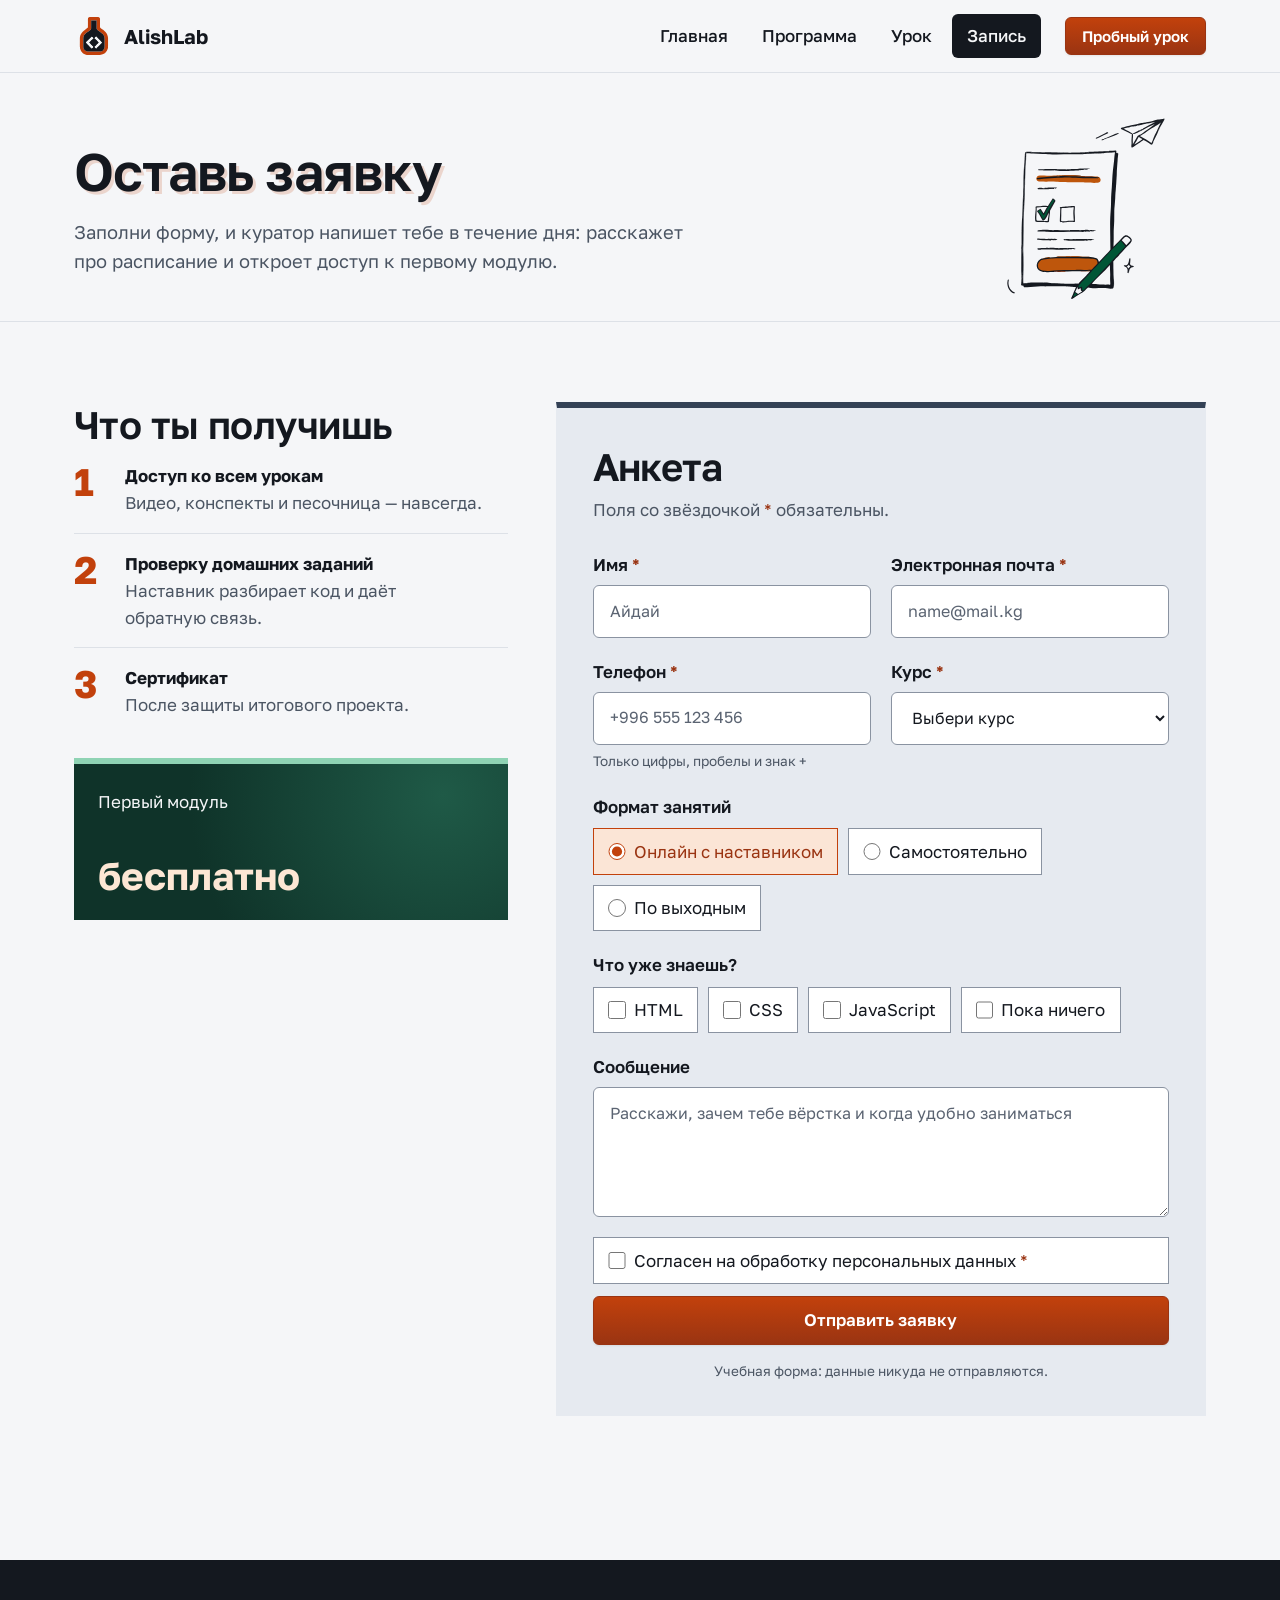
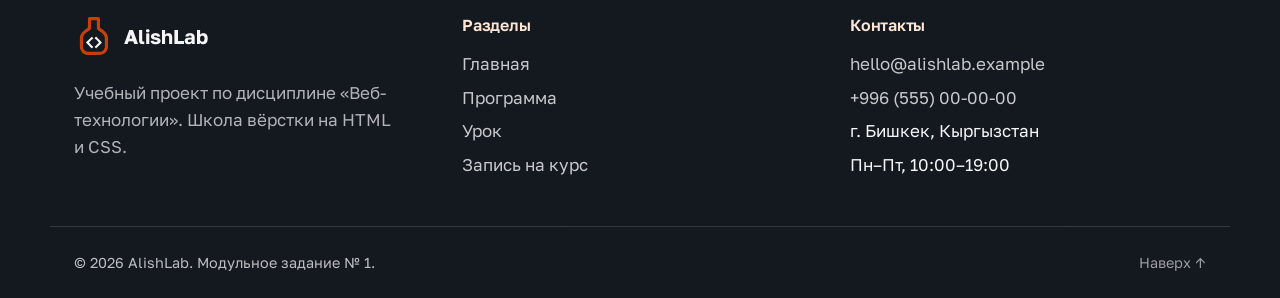
<file: register.html>
<!DOCTYPE html>
<html lang="ru">
<head>
  <meta charset="UTF-8">
  <meta name="viewport" content="width=device-width, initial-scale=1.0">
  <meta name="description" content="Запись на курс AlishLab: оставь заявку, и мы подберём поток.">
  <title>Запись на курс — AlishLab</title>
  <link rel="icon" href="img/logo.svg" type="image/svg+xml">
  <link rel="preconnect" href="https://fonts.googleapis.com">
  <link rel="preconnect" href="https://fonts.gstatic.com" crossorigin>
  <link href="https://fonts.googleapis.com/css2?family=Golos+Text:wght@400;500;600;700&family=JetBrains+Mono:wght@400;700&display=swap" rel="stylesheet">
  <link rel="stylesheet" href="css/style.css">
</head>
<body>

  <header class="header" id="top">
    <div class="header__inner container">
      <a class="logo" href="index.html">
        <img class="logo__img" src="img/logo.svg" alt="" width="40" height="40">
        <span class="logo__text">AlishLab</span>
      </a>

      <input class="nav-toggle" type="checkbox" id="nav-toggle">
      <label class="burger" for="nav-toggle">
        <span class="visually-hidden">Открыть меню</span>
        <span class="burger__line"></span>
        <span class="burger__line"></span>
        <span class="burger__line"></span>
      </label>

      <nav class="nav" aria-label="Главное меню">
        <ul class="nav__list">
          <li class="nav__item"><a class="nav__link" href="index.html">Главная</a></li>
          <li class="nav__item"><a class="nav__link" href="curriculum.html">Программа</a></li>
          <li class="nav__item"><a class="nav__link" href="lesson.html">Урок</a></li>
          <li class="nav__item"><a class="nav__link nav__link--active" href="register.html" aria-current="page">Запись</a></li>
        </ul>
      </nav>

      <a class="button button--primary button--small header__cta" href="lesson.html">Пробный урок</a>
    </div>
  </header>

  <main>
    <section class="page-head">
      <div class="page-head__row container">
        <div class="page-head__body">
          <h1 class="page-head__title">Оставь заявку</h1>
          <p class="page-head__text">Заполни форму, и куратор напишет тебе в течение дня: расскажет про расписание и откроет доступ к первому модулю.</p>
        </div>
        <img class="page-head__art" src="img/register.svg" alt="" width="240" height="192">
      </div>
    </section>

    <section class="section">
      <div class="register container">

        <aside class="register__aside">
          <h2>Что ты получишь</h2>
          <ul class="perks">
            <li class="perks__item">
              <span class="perks__icon">1</span>
              <p class="perks__text"><strong>Доступ ко всем урокам</strong>Видео, конспекты и песочница — навсегда.</p>
            </li>
            <li class="perks__item">
              <span class="perks__icon">2</span>
              <p class="perks__text"><strong>Проверку домашних заданий</strong>Наставник разбирает код и даёт обратную связь.</p>
            </li>
            <li class="perks__item">
              <span class="perks__icon">3</span>
              <p class="perks__text"><strong>Сертификат</strong>После защиты итогового проекта.</p>
            </li>
          </ul>
          <div class="price-box">
            <p>Первый модуль</p>
            <p class="price-box__value">бесплатно</p>
          </div>
        </aside>

        <form class="form" action="#" method="get">
          <h2 class="form__title">Анкета</h2>
          <p class="form__intro">Поля со звёздочкой <span class="form__required">*</span> обязательны.</p>

          <div class="form__row">
            <div class="form__field">
              <label class="form__label" for="name">Имя <span class="form__required">*</span></label>
              <input class="form__input" type="text" id="name" name="name" placeholder="Айдай" autocomplete="name" minlength="2" required>
            </div>
            <div class="form__field">
              <label class="form__label" for="email">Электронная почта <span class="form__required">*</span></label>
              <input class="form__input" type="email" id="email" name="email" placeholder="name@mail.kg" autocomplete="email" required>
            </div>
          </div>

          <div class="form__row">
            <div class="form__field">
              <label class="form__label" for="phone">Телефон <span class="form__required">*</span></label>
              <input class="form__input" type="tel" id="phone" name="phone" placeholder="+996 555 123 456" autocomplete="tel" pattern="[\+\d\s\-\(\)]{10,18}" required>
              <span class="form__hint">Только цифры, пробелы и знак +</span>
            </div>
            <div class="form__field">
              <label class="form__label" for="course">Курс <span class="form__required">*</span></label>
              <select class="form__select" id="course" name="course" required>
                <option value="" disabled selected>Выбери курс</option>
                <option value="html">HTML с нуля</option>
                <option value="css">CSS и вёрстка</option>
                <option value="grid">Адаптив и Grid</option>
                <option value="full">Полная программа</option>
              </select>
            </div>
          </div>

          <fieldset class="form__fieldset">
            <legend class="form__legend">Формат занятий</legend>
            <div class="form__options">
              <label class="choice">
                <input class="choice__input" type="radio" name="format" value="online" checked>
                <span class="choice__text">Онлайн с наставником</span>
              </label>
              <label class="choice">
                <input class="choice__input" type="radio" name="format" value="self">
                <span class="choice__text">Самостоятельно</span>
              </label>
              <label class="choice">
                <input class="choice__input" type="radio" name="format" value="weekend">
                <span class="choice__text">По выходным</span>
              </label>
            </div>
          </fieldset>

          <fieldset class="form__fieldset">
            <legend class="form__legend">Что уже знаешь?</legend>
            <div class="form__options">
              <label class="choice">
                <input class="choice__input" type="checkbox" name="skills[]" value="html">
                <span class="choice__text">HTML</span>
              </label>
              <label class="choice">
                <input class="choice__input" type="checkbox" name="skills[]" value="css">
                <span class="choice__text">CSS</span>
              </label>
              <label class="choice">
                <input class="choice__input" type="checkbox" name="skills[]" value="js">
                <span class="choice__text">JavaScript</span>
              </label>
              <label class="choice">
                <input class="choice__input" type="checkbox" name="skills[]" value="none">
                <span class="choice__text">Пока ничего</span>
              </label>
            </div>
          </fieldset>

          <div class="form__field">
            <label class="form__label" for="message">Сообщение</label>
            <textarea class="form__textarea" id="message" name="message" placeholder="Расскажи, зачем тебе вёрстка и когда удобно заниматься" maxlength="500"></textarea>
          </div>

          <label class="choice choice--agree">
            <input class="choice__input" type="checkbox" name="agree" required>
            <span class="choice__text">Согласен на обработку персональных данных <span class="form__required">*</span></span>
          </label>

          <button class="button button--primary button--block form__submit" type="submit">Отправить заявку</button>
          <p class="form__success" id="form-success" role="status" hidden></p>
          <p class="form__note">Учебная форма: данные никуда не отправляются.</p>
        </form>
      </div>
    </section>
  </main>

  <footer class="footer">
    <div class="footer__inner container">
      <div class="footer__col">
        <a class="logo footer__logo" href="index.html">
          <img class="logo__img" src="img/logo.svg" alt="" width="40" height="40">
          <span class="logo__text">AlishLab</span>
        </a>
        <p class="footer__about">Учебный проект по дисциплине «Веб-технологии». Школа вёрстки на HTML и CSS.</p>
      </div>
      <div class="footer__col">
        <h3 class="footer__title">Разделы</h3>
        <ul class="footer__list">
          <li><a class="footer__link" href="index.html">Главная</a></li>
          <li><a class="footer__link" href="curriculum.html">Программа</a></li>
          <li><a class="footer__link" href="lesson.html">Урок</a></li>
          <li><a class="footer__link" href="register.html">Запись на курс</a></li>
        </ul>
      </div>
      <div class="footer__col">
        <h3 class="footer__title">Контакты</h3>
        <ul class="footer__list">
          <li><a class="footer__link" href="mailto:hello@alishlab.example">hello@alishlab.example</a></li>
          <li><a class="footer__link" href="tel:+996555000000">+996&nbsp;(555)&nbsp;00&#8209;00&#8209;00</a></li>
          <li>г. Бишкек, Кыргызстан</li>
          <li>Пн–Пт, 10:00–19:00</li>
        </ul>
      </div>
    </div>
    <div class="footer__bottom container">
      <span>© 2026 AlishLab. Модульное задание № 1.</span>
      <a class="footer__link" href="#top">Наверх ↑</a>
    </div>
  </footer>

  <script src="js/form.js"></script>
</body>
</html>
</file>
<file: css/style.css>
/* =========================================================
   AlishLab — общий файл стилей
   Структура файла:
     0. Сброс стилей браузера (reset)
     1. Переменные и базовые стили
     2. Сетка страницы: контейнер, секции
     3. Кнопки
     4. Шапка, логотип, навигация
     5. Главная: hero, преимущества, курсы, призыв
     6. Подвал
     7. Программа курса: модули (Grid), таблица
     8. Урок: оглавление, текст, демо, песочница
     9. Форма записи
    10. Анимации
    11. Адаптивность (@media)
   Классы именуются по БЭМ: block__element--modifier
   ========================================================= */

/* ---------- 0. Сброс стилей браузера ---------- */
*,
*::before,
*::after {
  box-sizing: border-box;
  margin: 0;
  padding: 0;
}

html {
  -webkit-text-size-adjust: 100%;
  scroll-behavior: smooth;
}

ul,
ol {
  list-style: none;
}

img,
svg,
iframe {
  display: block;
  max-width: 100%;
}

input,
button,
textarea,
select {
  font: inherit;
  color: inherit;
}

button {
  cursor: pointer;
  background: none;
  border: none;
}

table {
  border-collapse: collapse;
  border-spacing: 0;
}

a {
  color: inherit;
  text-decoration: none;
}

/* ---------- 1. Переменные и базовые стили ---------- */
:root {
  --paper: #f5f6f8;
  --paper-2: #e6e8ec;
  --white: #ffffff;
  --ink: #14181f;
  --ink-soft: #4b5563;
  --line: #dde1e7;
  --line-strong: #8a93a1;
  --rule: #14181f;
  --accent: #c2410c;
  --accent-dark: #9a3412;
  --green: #1f6f54;
  --yellow: #fde7d4; /* светлый тон акцента: выделения и подсветка */
  --blue: #2b4acb;

  /* тона курсов: фон карточки, линия и цифра, текст, ссылка */
  --slate-surface: #e6eaf0;
  --slate-strong: #334155;
  --slate-ink: #1e293b;
  --orange-surface: #fbe5d6;
  --orange-strong: #c2410c;
  --orange-ink: #6b260b;
  --orange-link: #9a3412;
  --green-surface: #dcece5;
  --green-strong: #1f6f54;
  --green-ink: #123b30;

  --font-display: "Golos Text", "Segoe UI", sans-serif;
  --font-body: "Golos Text", "Segoe UI", sans-serif;
  --font-mono: "JetBrains Mono", Consolas, monospace;

  --radius: 8px;
  --radius-sm: 6px;
  --shadow-hard: 0 1px 2px rgba(20, 24, 31, 0.06), 0 12px 28px -16px rgba(20, 24, 31, 0.28);
  --shadow-soft: 0 1px 2px rgba(20, 24, 31, 0.06), 0 18px 36px -24px rgba(20, 24, 31, 0.3);
  --container: 1180px;
}

/* селектор элемента */
body {
  min-height: 100vh;
  font-family: var(--font-body);
  font-size: 1.0625rem;
  line-height: 1.6;
  color: var(--ink);
  background-color: var(--paper);
}

h1,
h2,
h3,
h4 {
  font-family: var(--font-display);
  font-weight: 600;
  line-height: 1.15;
  letter-spacing: -0.015em;
  text-wrap: balance;
}

h2 {
  font-size: clamp(1.6rem, 3.2vw, 2.4rem);
}

h3 {
  font-size: 1.2rem;
}

p {
  text-wrap: pretty;
}

p + p {
  margin-top: 1em;
}

code,
kbd {
  font-family: var(--font-mono);
  font-size: 0.9em;
}

/* псевдоклассы ссылок */
a:focus-visible {
  outline: 3px solid var(--blue);
  outline-offset: 3px;
  border-radius: 4px;
}

::selection {
  background: var(--yellow);
}

/* селектор по идентификатору: якоря не прячутся под липкой шапкой */
#top,
#sandbox,
#schedule,
#courses,
.prose > h2 {
  scroll-margin-top: 96px;
}

.visually-hidden {
  position: absolute;
  width: 1px;
  height: 1px;
  overflow: hidden;
  clip: rect(0 0 0 0);
  white-space: nowrap;
}

/* ---------- 2. Сетка страницы ---------- */
.container {
  width: 100%;
  max-width: var(--container);
  margin: 0 auto;
  padding: 0 1.5rem;
}

.section {
  padding: 5rem 0;
}

.section__head {
  max-width: 720px;
  margin-bottom: 2.5rem;
}

.section__lead {
  margin-top: 1rem;
  color: var(--ink-soft);
  font-size: 1.15rem;
}

/* ---------- 3. Кнопки ---------- */
.button {
  display: inline-block;
  padding: 0.85rem 1.5rem;
  font-weight: 600;
  line-height: 1.2;
  text-align: center;
  color: var(--ink);
  background: var(--white);
  border: 1px solid var(--line-strong);
  border-radius: 6px;
  box-shadow: 0 1px 2px rgba(20, 24, 31, 0.08);
  transition: background-color 0.15s ease, border-color 0.15s ease, box-shadow 0.15s ease;
}

.button:hover {
  background: var(--paper);
  box-shadow: 0 4px 10px -4px rgba(20, 24, 31, 0.3);
}

.button:active {
  transform: translateY(1px);
  box-shadow: none;
}

.button:focus-visible {
  outline: 3px solid var(--blue);
  outline-offset: 3px;
}

.button--primary {
  color: var(--white);
  background: linear-gradient(180deg, #c2410c, #9a3412);
  border-color: #9a3412;
}

.button--primary:hover {
  background: linear-gradient(180deg, #9a3412, #7c2d12);
}

.button--ghost {
  background: transparent;
  box-shadow: none;
}

.button--ghost:hover {
  background: var(--white);
}

.button--small {
  padding: 0.55rem 1rem;
  font-size: 0.95rem;
}

.button--block {
  display: block;
  width: 100%;
}

/* ---------- 4. Шапка и навигация ---------- */
.header {
  position: sticky;
  top: 0;
  z-index: 100;
  background: rgba(245, 246, 248, 0.92);
  backdrop-filter: blur(8px);
  border-bottom: 1px solid var(--line);
}

.header__inner {
  display: flex;
  align-items: center;
  justify-content: space-between;
  gap: 1.5rem;
  min-height: 72px;
}

.header__cta {
  flex: none;
  white-space: nowrap;
}

.logo {
  display: inline-flex;
  align-items: center;
  gap: 0.6rem;
  font-family: var(--font-display);
  font-size: 1.25rem;
  font-weight: 700;
}

.logo__img {
  width: 40px;
  height: 40px;
  transition: transform 0.3s ease;
}

.logo:hover .logo__img {
  transform: rotate(-12deg);
}

.nav {
  margin-left: auto;
}

/* дочерний селектор: только прямые потомки списка */
.nav__list {
  display: flex;
  gap: 0.25rem;
}

.nav__list > .nav__item {
  flex: none;
}

.nav__link {
  display: block;
  padding: 0.5rem 0.95rem;
  font-weight: 500;
  border-radius: 6px;
  transition: background-color 0.15s ease;
}

.nav__link:hover {
  background: var(--paper-2);
}

.nav__link--active,
.nav__link--active:hover {
  color: var(--paper);
  background: var(--ink);
}

/* мобильное меню без JS: чекбокс + label */
.nav-toggle {
  position: absolute;
  opacity: 0;
  width: 1px;
  height: 1px;
}

.burger {
  display: none;
  width: 44px;
  height: 44px;
  padding: 11px 9px;
  border: 1px solid var(--line-strong);
  border-radius: var(--radius-sm);
  background: var(--white);
  cursor: pointer;
}

.burger__line {
  display: block;
  height: 2px;
  background: var(--ink);
  border-radius: 2px;
  transition: transform 0.2s ease, opacity 0.2s ease;
}

.burger__line + .burger__line {
  margin-top: 6px;
}

.nav-toggle:focus-visible + .burger {
  outline: 3px solid var(--blue);
  outline-offset: 2px;
}

/* соседние селекторы + и ~ : состояние чекбокса меняет бургер и меню */
.nav-toggle:checked + .burger .burger__line:nth-child(2) {
  transform: translateY(8px) rotate(45deg);
}

.nav-toggle:checked + .burger .burger__line:nth-child(3) {
  opacity: 0;
}

.nav-toggle:checked + .burger .burger__line:nth-child(4) {
  transform: translateY(-8px) rotate(-45deg);
}

/* ---------- 5. Главная страница ---------- */

/* 5.1 Hero */
.hero {
  position: relative;
  isolation: isolate;
  padding: 5rem 0 4.5rem;
  overflow: hidden;
}

/* радиальный градиент-«пятно» за контентом */
.hero::before {
  content: "";
  position: absolute;
  top: -160px;
  right: -140px;
  z-index: -1;
  width: 620px;
  height: 620px;
  border-radius: 50%;
  background: radial-gradient(circle, rgba(194, 65, 12, 0.14) 0%, rgba(194, 65, 12, 0.05) 45%, transparent 70%);
}

.hero__inner {
  display: grid;
  grid-template-columns: 1.1fr 0.9fr;
  align-items: center;
  gap: 3rem;
}

.hero__title {
  font-size: clamp(2.3rem, 5.4vw, 4.1rem);
  line-height: 1.04;
  text-shadow: 3px 3px 0 rgba(194, 65, 12, 0.18);
}

.hero__accent {
  color: var(--accent);
}

.hero__text {
  max-width: 34rem;
  margin-top: 1.5rem;
  font-size: 1.2rem;
  color: var(--ink-soft);
}

.hero__actions {
  display: flex;
  flex-wrap: wrap;
  gap: 1rem;
  margin-top: 2rem;
}

/* относительное позиционирование родителя + абсолютное у «наклеек» */
.hero__visual {
  position: relative;
}

.hero__image {
  width: 100%;
  height: auto;
  filter: drop-shadow(0 18px 24px rgba(20, 24, 31, 0.18));
}

/* 5.2 Преимущества — Flexbox с переносом */
.features__list {
  display: flex;
  flex-direction: row;
  flex-wrap: wrap;
  gap: 1.5rem;
}

.feature {
  flex: 1 1 230px;
  padding-top: 1.25rem;
  border-top: 2px solid var(--rule);
}

.feature__title {
  margin-bottom: 0.6rem;
}

.feature__text {
  color: var(--ink-soft);
}

/* 5.3 Карточки курсов — три в ряд на Flexbox */
.courses__row {
  display: flex;
  flex-direction: row;
  justify-content: space-between;
  align-items: stretch;
  gap: 1.75rem;
}

/* каждая карточка окрашена в тон своего курса; тон задают переменные --tone-* */
.card {
  --tone-surface: var(--slate-surface);
  --tone-strong: var(--slate-strong);
  --tone-ink: var(--slate-ink);
  display: flex;
  flex-direction: column;
  flex: 1 1 0;
  padding: 1.75rem 2rem 2rem;
  color: var(--tone-ink);
  background: var(--tone-surface);
  border: 1px solid transparent;
  border-top: 4px solid var(--tone-strong);
  border-radius: 0;
  transition: border-color 0.2s ease;
}

.card:hover,
.card:focus-within {
  border-color: var(--tone-strong);
}

.card--html {
  --tone-surface: var(--slate-surface);
  --tone-strong: var(--slate-strong);
  --tone-ink: var(--slate-ink);
}

.card--layout {
  --tone-surface: var(--green-surface);
  --tone-strong: var(--green-strong);
  --tone-ink: var(--green-ink);
}

/* главный курс: шире соседей и с более толстой верхней линией */
.card--featured {
  --tone-surface: var(--orange-surface);
  --tone-strong: var(--orange-strong);
  --tone-ink: var(--orange-ink);
  flex-grow: 1.35;
  border-top-width: 8px;
}

.card__count {
  display: flex;
  align-items: baseline;
  gap: 0.5rem;
  margin-bottom: 1.5rem;
  font-weight: 600;
}

.card__number {
  font-family: var(--font-display);
  font-size: clamp(3rem, 5vw, 4rem);
  font-weight: 700;
  line-height: 0.85;
  letter-spacing: -0.045em;
  font-variant-numeric: tabular-nums;
  color: var(--tone-strong);
}

.card--featured .card__number {
  font-size: clamp(3.5rem, 6.5vw, 5.25rem);
}

.card__title {
  font-size: 1.45rem;
  margin-bottom: 0.6rem;
}

.card__description {
  max-width: 34ch;
}

.card__list {
  margin: 1.25rem 0 1.75rem;
}

.card__list li {
  padding: 0.35rem 0 0.35rem 1.4rem;
  position: relative;
  font-weight: 500;
}

/* маркер списка — короткая линия цвета курса */
.card__list li::before {
  content: "";
  position: absolute;
  top: 1.05em;
  left: 0;
  width: 0.7rem;
  height: 2px;
  background: var(--tone-strong);
}

.card__meta {
  display: flex;
  justify-content: space-between;
  align-items: baseline;
  margin-top: auto;
  padding-top: 1.25rem;
  border-top: 1px solid var(--tone-strong);
}

.card__price {
  font-family: var(--font-display);
  font-size: 1.5rem;
  font-weight: 700;
}

.card__button {
  margin-top: 1.25rem;
  border-color: var(--tone-strong);
}

/* 5.4 Призыв к действию */
.cta {
  display: flex;
  flex-wrap: wrap;
  justify-content: space-between;
  align-items: center;
  gap: 2rem;
  padding: 3rem;
  color: var(--white);
  background: linear-gradient(120deg, #14181f 0%, #263041 100%);
  border: 1px solid var(--line);
  border-radius: calc(var(--radius) * 1.5);
  box-shadow: var(--shadow-hard);
}

.cta__title {
  max-width: 32rem;
  text-shadow: 0 2px 10px rgba(0, 0, 0, 0.35);
}

.cta__text {
  margin-top: 0.75rem;
  opacity: 0.9;
}

.cta__content {
  flex: 1 1 22rem;
}

.cta__button {
  margin-top: 1.75rem;
}

/* рисунок справа от текста и кнопки, на телефоне скрыт */
.cta__art {
  flex: none;
  width: 240px;
  height: auto;
  margin: -1.5rem 0;
}

/* ---------- 6. Подвал ---------- */
.footer {
  margin-top: 4rem;
  padding: 3.5rem 0 1.5rem;
  color: var(--paper);
  background: var(--ink);
}

.footer__inner {
  display: grid;
  grid-template-columns: repeat(auto-fit, minmax(200px, 1fr));
  gap: 2rem;
}

.footer__logo {
  color: var(--paper);
}

.footer__about {
  margin-top: 1rem;
  max-width: 20rem;
  opacity: 0.7;
}

.footer__title {
  margin-bottom: 1rem;
  font-size: 1rem;
  color: var(--yellow);
}

.footer__list li + li {
  margin-top: 0.4rem;
}

.footer__link {
  opacity: 0.8;
  transition: color 0.15s ease, opacity 0.15s ease;
}

.footer__link:hover,
.footer__link:focus {
  color: var(--yellow);
  opacity: 1;
}

.footer__bottom {
  display: flex;
  flex-wrap: wrap;
  justify-content: space-between;
  gap: 1rem;
  margin-top: 3rem;
  padding-top: 1.5rem;
  font-size: 0.9rem;
  opacity: 0.75;
  border-top: 1px solid rgba(245, 246, 248, 0.2);
}

/* ---------- 7. Программа курса ---------- */
.page-head {
  padding: 4rem 0 2.5rem;
  border-bottom: 1px solid var(--line);
}

.page-head__title {
  font-size: clamp(2rem, 4.5vw, 3.3rem);
  text-shadow: 3px 3px 0 rgba(194, 65, 12, 0.18);
}

/* заголовок слева, рисунок справа (страница «Запись») */
.page-head__row {
  display: flex;
  align-items: center;
  justify-content: space-between;
  gap: 2rem;
}

.page-head__art {
  flex: none;
  width: 240px;
  height: auto;
  margin: -1.5rem 0;
}

.page-head__text {
  max-width: 40rem;
  margin-top: 1rem;
  font-size: 1.15rem;
  color: var(--ink-soft);
}

/* 7.2 Сетка модулей — auto-fit + minmax */
.modules {
  display: grid;
  grid-template-columns: repeat(auto-fit, minmax(250px, 1fr));
  grid-template-rows: repeat(2, minmax(230px, auto));
  grid-auto-rows: minmax(230px, auto);
  gap: 1.5rem;
  justify-items: stretch;
  align-items: stretch;
}

/* модуль окрашен в тон курса, к которому он относится (как карточки на главной) */
.module {
  --tone-surface: var(--slate-surface);
  --tone-strong: var(--slate-strong);
  --tone-ink: var(--slate-ink);
  --tone-link: var(--slate-strong);
  position: relative;
  display: flex;
  flex-direction: column;
  padding: 1.4rem 1.5rem 1.25rem;
  overflow: hidden;
  color: var(--tone-ink);
  background: var(--tone-surface);
  border: 1px solid transparent;
  border-top: 3px solid var(--tone-strong);
  border-radius: 0;
  transition: border-color 0.2s ease;
}

.module:hover,
.module:focus-within {
  border-color: var(--tone-strong);
}

.module--html {
  --tone-surface: var(--slate-surface);
  --tone-strong: var(--slate-strong);
  --tone-ink: var(--slate-ink);
  --tone-link: var(--slate-strong);
}

.module--css {
  --tone-surface: var(--orange-surface);
  --tone-strong: var(--orange-strong);
  --tone-ink: var(--orange-ink);
  --tone-link: var(--orange-link);
}

.module--layout {
  --tone-surface: var(--green-surface);
  --tone-strong: var(--green-strong);
  --tone-ink: var(--green-ink);
  --tone-link: var(--green-strong);
}

.module__num {
  margin-bottom: 1rem;
  font-family: var(--font-display);
  font-size: 2.75rem;
  font-weight: 700;
  line-height: 0.85;
  letter-spacing: -0.045em;
  font-variant-numeric: tabular-nums;
  color: var(--tone-strong);
}

.module__title {
  position: relative;
  margin-bottom: 0.5rem;
  font-size: 1.15rem;
  overflow-wrap: break-word;
  hyphens: auto;
}

.module__text {
  margin-bottom: 1.25rem;
  font-size: 0.98rem;
}

.module__footer {
  display: flex;
  justify-content: space-between;
  align-items: center;
  margin-top: auto;
  padding-top: 0.85rem;
  font-family: var(--font-mono);
  font-size: 0.85rem;
  border-top: 1px solid var(--tone-strong);
}

.module__link {
  font-weight: 700;
  color: var(--tone-link);
}

.module__link:hover,
.module__link:focus-visible {
  text-decoration: underline;
  text-underline-offset: 3px;
}

/* итоговый проект: тёмно-зелёный блок на две колонки */
.module--wide {
  --tone-strong: #8fd3b4;
  --tone-ink: #e4f1eb;
  --tone-link: var(--yellow);
  grid-column: span 2;
  background: radial-gradient(circle at 85% 20%, #1f5a47 0%, #0f3329 65%);
}

.module--wide .module__num {
  font-size: 4rem;
}

.module--wide .module__text {
  max-width: 52ch;
}

/* подпись к цветам модулей */
.legend {
  margin-top: 1rem;
  color: var(--ink-soft);
}

.legend__item {
  font-weight: 600;
  color: var(--ink);
  white-space: nowrap;
}

.legend__item::before {
  content: "";
  display: inline-block;
  width: 0.75em;
  height: 0.75em;
  margin-right: 0.4em;
  vertical-align: -0.02em;
}

.legend__item--html::before {
  background: var(--slate-strong);
}

.legend__item--css::before {
  background: var(--orange-strong);
}

.legend__item--layout::before {
  background: var(--green-strong);
}

/* 7.3 Таблица расписания */
.table-wrap {
  overflow-x: auto;
  border: 1px solid var(--line);
  border-radius: var(--radius);
  box-shadow: var(--shadow-hard);
  background: var(--white);
}

.schedule {
  width: 100%;
  min-width: 640px;
  font-size: 0.98rem;
}

.schedule__caption {
  padding: 1.25rem 1.25rem 0.75rem;
  font-family: var(--font-display);
  font-size: 1.1rem;
  text-align: left;
  caption-side: top;
}

.schedule th,
.schedule td {
  padding: 0.9rem 1.25rem;
  text-align: left;
  vertical-align: top;
}

.schedule thead th {
  font-weight: 600;
  color: var(--paper);
  background: var(--ink);
}

.schedule tbody tr {
  border-top: 1px solid var(--paper-2);
  transition: background-color 0.15s ease;
}

/* зебра + подсветка строки при наведении */
.schedule tbody tr:nth-child(even) {
  background: #f9fafb;
}

.schedule tbody tr:hover {
  background: #eef1f5;
}

.schedule td:first-child {
  font-family: var(--font-mono);
  font-weight: 700;
  color: var(--accent);
}

.schedule tfoot td {
  font-weight: 700;
  border-top: 2px solid var(--rule);
}

/* ---------- 8. Страница урока ---------- */
.breadcrumbs {
  margin-bottom: 1.25rem;
  font-size: 0.92rem;
  color: var(--ink-soft);
}

.breadcrumbs__item {
  display: inline;
}

.breadcrumbs__item + .breadcrumbs__item::before {
  content: "/";
  margin: 0 0.5rem;
  opacity: 0.5;
}

.breadcrumbs__link:hover {
  color: var(--accent);
  text-decoration: underline;
}

.lesson {
  display: grid;
  grid-template-columns: 260px minmax(0, 1fr);
  align-items: start;
  gap: 3rem;
}

/* 8.1 Оглавление — липкое позиционирование */
.toc {
  position: sticky;
  top: 96px;
  padding: 1.5rem;
  background: var(--white);
  border: 1px solid var(--line);
  border-radius: var(--radius);
}

.toc__title {
  margin-bottom: 0.75rem;
  font-size: 1rem;
}

.toc__item + .toc__item {
  border-top: 1px dashed var(--paper-2);
}

.toc__link {
  display: block;
  padding: 0.5rem 0;
  font-size: 0.95rem;
  transition: color 0.15s ease, padding-left 0.15s ease;
}

.toc__link:hover {
  padding-left: 0.4rem;
  color: var(--accent);
}

.toc__progress {
  height: 8px;
  margin-top: 1rem;
  overflow: hidden;
  background: var(--paper-2);
  border-radius: 6px;
}

.toc__bar {
  width: 40%;
  height: 100%;
  background: linear-gradient(90deg, var(--green), var(--yellow));
}

.toc__caption {
  margin-top: 0.4rem;
  font-size: 0.85rem;
  color: var(--ink-soft);
}

/* 8.2 Текст урока */
.prose {
  max-width: 760px;
}

.prose > h2 {
  margin: 3rem 0 1rem;
  font-size: 1.7rem;
}

.prose > h2:first-of-type {
  margin-top: 0;
}

.prose p,
.prose li {
  color: #34312c;
}

.prose :not(pre) > code {
  padding: 0.1em 0.4em;
  background: var(--paper-2);
  border-radius: 6px;
}

.prose__list {
  margin: 1rem 0;
  padding-left: 1.25rem;
  list-style: disc;
}

.prose__list li::marker {
  color: var(--accent);
}

/* 8.3 Обтекание float и его очистка */
.float-box {
  overflow: hidden; /* очистка обтекания: контейнер «видит» плавающий элемент */
  margin-top: 1rem;
}

.figure--float {
  float: right;
  width: min(46%, 320px);
  margin: 0.25rem 0 1rem 1.75rem;
}

.figure__img {
  width: 100%;
  height: auto;
  padding: 0.75rem;
  background: var(--white);
  border: 1px solid var(--line);
  border-radius: var(--radius);
}

.figure__caption {
  margin-top: 0.5rem;
  font-size: 0.85rem;
  text-align: center;
  color: var(--ink-soft);
}

.clear {
  clear: both;
}

/* 8.4 Заметка: relative-родитель и absolute-значок */
.note {
  position: relative;
  margin: 2rem 0;
  padding: 1.6rem 1.5rem 1.25rem;
  background: #fff6d6;
  border: 1px solid var(--line);
  border-radius: var(--radius);
}

.note__badge {
  position: absolute;
  top: -14px;
  left: 18px;
  padding: 0.1rem 0.7rem;
  font-family: var(--font-mono);
  font-size: 0.8rem;
  font-weight: 700;
  color: var(--white);
  background: var(--accent);
  border: 1px solid var(--line);
  border-radius: 6px;
}

.note--tip {
  background: #e3f4ec;
}

.note--tip .note__badge {
  background: var(--green);
}

/* 8.5 Демонстрация блочной модели */
.demo {
  margin: 1.5rem 0;
  padding: 1.5rem;
  background: var(--white);
  border: 2px dashed var(--ink-soft);
  border-radius: var(--radius);
}

.demo__label {
  display: block;
  margin-bottom: 0.75rem;
  font-family: var(--font-mono);
  font-size: 0.8rem;
  color: var(--ink-soft);
}

.box-demo {
  width: 280px;
  max-width: 100%;
  height: auto;
  margin: 24px auto;
  padding: 24px;
  border: 6px solid var(--accent);
  background: #ffe3d9;
  outline: 24px solid rgba(138, 147, 161, 0.25); /* показывает зону margin */
  text-align: center;
}

.box-demo__content {
  padding: 0.75rem;
  font-family: var(--font-mono);
  font-size: 0.85rem;
  background: #c5d0ff;
  border-radius: 6px;
}

/* 8.6 display: block / inline / inline-block */
.display-demo__block,
.display-demo__inline,
.display-demo__inline-block {
  font-family: var(--font-mono);
  font-size: 0.85rem;
  border: 1px solid var(--line-strong);
}

.display-demo__block {
  display: block;
  width: 100%;
  margin-bottom: 0.75rem;
  padding: 0.6rem;
  background: #b9e3cf;
}

.display-demo__inline {
  display: inline;
  padding: 0.2rem 0.4rem;
  background: var(--yellow);
  /* у inline-элементов width и height не действуют */
  width: 300px;
}

.display-demo__inline-block {
  display: inline-block;
  width: 130px;
  height: 64px;
  margin: 0.5rem 0.4rem 0 0;
  padding: 0.4rem;
  vertical-align: middle;
  background: #ffc2ad;
}

/* 8.7 Наложение и z-index */
.stack {
  position: relative;
  height: 230px;
  max-width: 420px;
}

.stack__card {
  position: absolute;
  display: flex;
  align-items: flex-end;
  justify-content: flex-end;
  width: 180px;
  height: 120px;
  padding: 0.75rem;
  font-family: var(--font-mono);
  font-size: 0.85rem;
  font-weight: 700;
  border: 1px solid var(--line-strong);
  border-radius: var(--radius-sm);
  box-shadow: 0 6px 14px -6px rgba(20, 24, 31, 0.35);
  transition: transform 0.2s ease;
  cursor: default;
}

.stack__card--1 {
  top: 0;
  left: 0;
  z-index: 1;
  background: var(--yellow);
}

.stack__card--2 {
  top: 50px;
  left: 90px;
  z-index: 3;
  background: #ffc2ad;
}

.stack__card--3 {
  top: 100px;
  left: 180px;
  z-index: 2;
  background: #c5d0ff;
}

.stack__card:hover {
  z-index: 10;
  transform: translateY(-6px);
}

/* 8.8 Блок кода */
.code {
  margin: 1.25rem 0;
  padding: 1.25rem 1.5rem;
  overflow-x: auto;
  font-family: var(--font-mono);
  font-size: 0.9rem;
  line-height: 1.7;
  color: var(--paper);
  background: var(--ink);
  border-radius: var(--radius);
  box-shadow: var(--shadow-soft);
  tab-size: 2;
}

.code__prop {
  color: #8fd8b5;
}

.code__comment {
  color: #8a857b;
  font-style: italic;
}

/* 8.9 Песочница */
.sandbox {
  margin: 1.5rem 0;
  overflow: hidden;
  border: 1px solid var(--line);
  border-radius: var(--radius);
  box-shadow: var(--shadow-hard);
  background: var(--white);
}

.sandbox__bar {
  display: flex;
  justify-content: space-between;
  align-items: center;
  gap: 1rem;
  padding: 0.6rem 1rem;
  border-bottom: 1px solid var(--line);
  background: var(--paper-2);
}

.sandbox__title {
  font-family: var(--font-mono);
  font-size: 0.85rem;
  color: var(--ink-soft);
}

.sandbox__actions {
  display: flex;
  gap: 0.5rem;
}

.sandbox__body {
  display: grid;
  grid-template-columns: 1fr 1fr;
  min-height: 300px;
}

.sandbox__editor {
  width: 100%;
  min-height: 300px;
  padding: 1rem;
  font-family: var(--font-mono);
  font-size: 0.88rem;
  line-height: 1.6;
  color: var(--paper);
  background: var(--ink);
  border: none;
  border-right: 1px solid var(--line);
  resize: vertical;
  tab-size: 2;
}

.sandbox__editor:focus {
  outline: 3px solid var(--blue);
  outline-offset: -3px;
}

.sandbox__preview {
  width: 100%;
  height: 100%;
  min-height: 300px;
  border: none;
  background: var(--white);
}

/* 8.10 Переход между уроками */
.pager {
  display: flex;
  flex-wrap: wrap;
  justify-content: space-between;
  gap: 1rem;
  margin-top: 3.5rem;
  padding-top: 2rem;
  border-top: 1px solid var(--line);
}

.pager__link {
  display: flex;
  flex-direction: column;
  flex: 0 1 300px;
  padding: 1rem 1.25rem;
  border: 1px solid var(--line);
  border-radius: var(--radius);
  background: var(--white);
  transition: box-shadow 0.15s ease, transform 0.15s ease;
}

.pager__link:hover {
  transform: translate(-2px, -2px);
  box-shadow: var(--shadow-hard);
}

.pager__link--next {
  margin-left: auto;
  text-align: right;
}

.pager__hint {
  font-size: 0.85rem;
  color: var(--ink-soft);
}

.pager__title {
  font-weight: 700;
}

/* ---------- 9. Форма записи ---------- */
.register {
  display: grid;
  grid-template-columns: 1fr 1.5fr;
  align-items: start;
  gap: 3rem;
}

.register__aside {
  position: sticky;
  top: 96px;
}

.perks__item {
  display: flex;
  align-items: flex-start;
  gap: 1rem;
  padding: 1rem 0;
}

.perks__item + .perks__item {
  border-top: 1px solid var(--line);
}

.perks__icon {
  flex: 0 0 2.2rem;
  font-size: 2.4rem;
  font-weight: 700;
  line-height: 1;
  color: var(--accent);
}

.perks__text {
  color: var(--ink-soft);
}

.perks__text strong {
  display: block;
  color: var(--ink);
}

.price-box {
  margin-top: 1.5rem;
  padding: 1.5rem;
  color: var(--paper);
  background: radial-gradient(circle at 85% 20%, #1f5a47 0%, #0f3329 65%);
  border-top: 6px solid #8fd3b4;
}

.price-box__value {
  font-family: var(--font-display);
  font-size: 2.4rem;
  font-weight: 700;
  line-height: 1.1;
  color: var(--yellow);
}


/* форма — цветная панель, как карточки курсов; белыми остаются только поля */
.form {
  padding: 2.25rem 2.25rem 2rem;
  background: var(--slate-surface);
  border: 1px solid transparent;
  border-top: 6px solid var(--slate-strong);
  border-radius: 0;
}

.form__title {
  margin-bottom: 0.5rem;
}

.form__intro {
  margin-bottom: 1.75rem;
  color: var(--ink-soft);
}

.form__row {
  display: flex;
  flex-wrap: wrap;
  gap: 0 1.25rem;
}

.form__field {
  display: flex;
  flex-direction: column;
  flex: 1 1 220px;
  gap: 0.4rem;
  margin-bottom: 1.25rem;
}

.form__label {
  font-weight: 600;
}

.form__required {
  color: var(--accent-dark);
}

.form__input,
.form__select,
.form__textarea {
  width: 100%;
  padding: 0.8rem 1rem;
  font-size: 1rem;
  background: var(--white);
  border: 1px solid var(--line-strong);
  border-radius: var(--radius-sm);
  transition: border-color 0.15s ease, box-shadow 0.15s ease, background-color 0.15s ease;
}

.form__input::placeholder,
.form__textarea::placeholder {
  color: #5b6472;
}

.form__input:hover,
.form__select:hover,
.form__textarea:hover {
  border-color: var(--slate-strong);
}

/* псевдокласс :focus */
.form__input:focus,
.form__select:focus,
.form__textarea:focus {
  outline: none;
  border-color: var(--blue);
  background: var(--white);
  box-shadow: 0 0 0 4px rgba(58, 91, 217, 0.2);
}

/* подсветка ошибки только после ввода — :invalid + :not(:placeholder-shown) */
.form__input:not(:placeholder-shown):invalid {
  border-color: var(--accent);
  box-shadow: 0 0 0 4px rgba(255, 91, 46, 0.15);
}

.form__input:not(:placeholder-shown):valid {
  border-color: var(--green);
}

/* у select свой расчёт высоты, поэтому задаём её явно: как у обычных полей */
.form__select {
  height: 3.325rem;
}

.form__textarea {
  min-height: 130px;
  resize: vertical;
}

.form__hint {
  font-size: 0.85rem;
  color: var(--ink-soft);
}

.form__fieldset {
  margin-bottom: 1.25rem;
  padding: 0;
  border: none;
}

.form__legend {
  padding: 0;
  font-weight: 600;
}

.form__options {
  display: flex;
  flex-wrap: wrap;
  gap: 0.6rem;
  margin-top: 0.5rem;
}

/* radio и checkbox: белые плитки, выбранная заливается светлым оранжевым */
.choice {
  position: relative;
  display: inline-flex;
  align-items: center;
  gap: 0.5rem;
  padding: 0.55rem 0.9rem;
  background: var(--white);
  border: 1px solid var(--line-strong);
  cursor: pointer;
  transition: border-color 0.15s ease, background-color 0.15s ease;
}

.choice:hover {
  border-color: var(--slate-strong);
}

.choice:has(.choice__input:checked) {
  background: var(--orange-surface);
  border-color: var(--orange-strong);
}

.choice:has(.choice__input:focus-visible) {
  outline: 3px solid var(--blue);
  outline-offset: 2px;
}

.choice__input {
  width: 1.1rem;
  height: 1.1rem;
  accent-color: var(--accent);
}

/* :checked + соседний селектор: выбранный вариант меняет цвет */
.choice__input:checked + .choice__text {
  color: var(--accent-dark);
}

.choice--agree {
  display: flex;
  margin-top: 0.25rem;
}

.form__submit {
  margin-top: 0.75rem;
  font-size: 1.05rem;
}

.form__success {
  margin-top: 1rem;
  padding: 0.9rem 1rem;
  color: var(--green);
  background: #e6f2ec;
  border-radius: var(--radius-sm);
  font-weight: 600;
}

.form__note {
  margin-top: 1rem;
  font-size: 0.85rem;
  text-align: center;
  color: var(--ink-soft);
}

/* ---------- 10. Анимации ---------- */
@keyframes rise {
  from {
    opacity: 0;
    transform: translateY(10px);
  }
  to {
    opacity: 1;
    transform: none;
  }
}

.hero__content > * {
  animation: rise 0.7s ease both;
}

.hero__content > :nth-child(2) { animation-delay: 0.08s; }
.hero__content > :nth-child(3) { animation-delay: 0.16s; }
.hero__content > :nth-child(4) { animation-delay: 0.24s; }
.hero__content > :nth-child(5) { animation-delay: 0.32s; }

.hero__visual {
  animation: rise 0.9s 0.2s ease both;
}

@media (prefers-reduced-motion: reduce) {
  *,
  *::before,
  *::after {
    animation: none !important;
    transition: none !important;
    scroll-behavior: auto !important;
  }
}

/* ---------- 11. Адаптивность ---------- */

/* Планшеты */
@media (max-width: 1024px) {
  .hero__inner {
    grid-template-columns: 1fr;
  }

  .hero__visual {
    max-width: 520px;
    margin: 1rem auto 0;
  }

  .courses__row {
    flex-wrap: wrap;
  }

  .card {
    flex: 1 1 280px;
  }

  .card--featured {
    flex: 1.35 1 320px;
  }

  .lesson {
    grid-template-columns: minmax(0, 1fr);
    gap: 2rem;
  }

  .toc {
    position: static;
  }

  .register {
    grid-template-columns: 1fr;
  }

  .register__aside {
    position: static;
  }
}

/* Телефоны */
@media (max-width: 760px) {
  .section {
    padding: 3.5rem 0;
  }

  .burger {
    display: block;
  }

  .header__cta {
    display: none;
  }

  .nav {
    position: absolute;
    top: 100%;
    left: 0;
    right: 0;
    display: none;
    padding: 0.75rem 1.5rem 1.25rem;
    background: var(--white);
    border-top: 1px solid var(--line-strong);
    border-bottom: 1px solid var(--line-strong);
    box-shadow: 0 18px 28px -14px rgba(20, 24, 31, 0.35);
  }

  .nav-toggle:checked ~ .nav {
    display: block;
  }

  .nav__list {
    flex-direction: column;
  }

  .nav__link {
    padding: 0.8rem 1rem;
    font-size: 1.1rem;
  }

  .hero {
    padding: 3rem 0;
  }

  .module--wide {
    grid-column: auto;
  }

  .cta {
    padding: 2rem 1.5rem;
  }

  .cta__art {
    display: none;
  }

  .page-head__art {
    display: none;
  }

  .figure--float {
    float: none;
    width: 100%;
    margin: 0 0 1.25rem;
  }

  .sandbox__body {
    grid-template-columns: 1fr;
  }

  .sandbox__editor {
    border-right: none;
    border-bottom: 1px solid var(--line);
    min-height: 220px;
  }

  .stack__card {
    width: 140px;
    height: 100px;
  }

  .stack__card--2 {
    left: 60px;
  }

  .stack__card--3 {
    left: 120px;
  }

  .form {
    padding: 1.5rem;
  }
}

@media (max-width: 480px) {
  html {
    font-size: 15px;
  }

  .container {
    padding: 0 1rem;
  }

  .hero__actions .button,
  .cta .button {
    width: 100%;
  }

  .sandbox__bar {
    flex-wrap: wrap;
  }

  .pager__link {
    flex-basis: 100%;
  }
}
</file>
